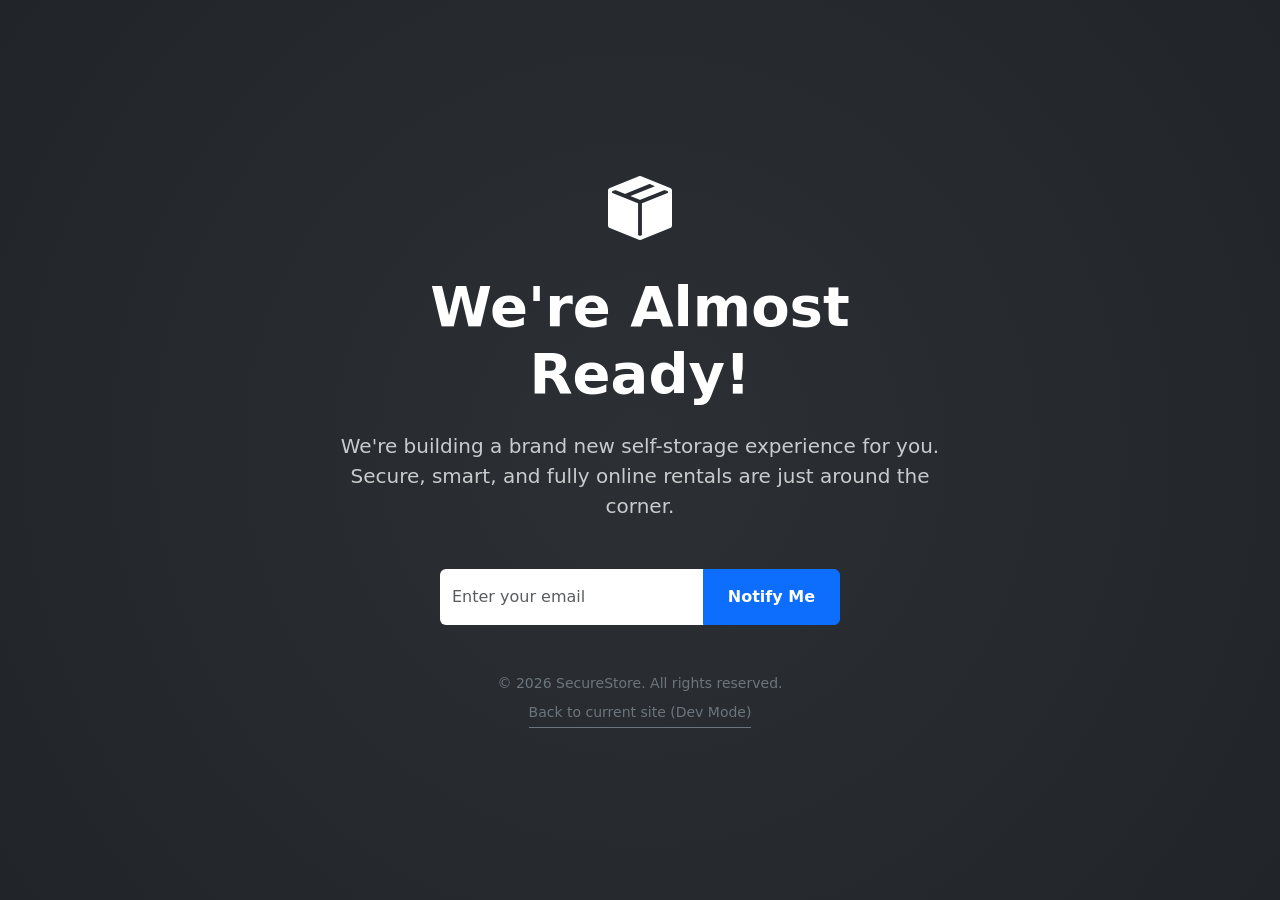
<file: coming-soon.html>
<!DOCTYPE html>
<html lang="en" data-bs-theme="light">

<head>
    <meta charset="UTF-8">
    <meta name="viewport" content="width=device-width, initial-scale=1.0">
    <title>Coming Soon - SecureStore</title>
    <link rel="icon" type="image/svg+xml" href="assets/images/favicon.svg">
    <link href="https://cdn.jsdelivr.net/npm/bootstrap@5.3.3/dist/css/bootstrap.min.css" rel="stylesheet">
    <link rel="stylesheet" href="https://cdn.jsdelivr.net/npm/bootstrap-icons@1.11.3/font/bootstrap-icons.min.css">
    <link rel="stylesheet" href="assets/css/style.css">
</head>

<body
    class="bg-dark text-white d-flex align-items-center justify-content-center min-vh-100 text-center overflow-hidden position-relative">

    <!-- Background Decoration -->
    <div class="position-absolute w-100 h-100"
        style="background: radial-gradient(circle at 50% 50%, #2c3035 0%, #212529 100%); z-index: -1;"></div>

    <div class="container position-relative z-1">
        <div class="row justify-content-center">
            <div class="col-lg-7">
                <div class="mb-4">
                    <i class="bi bi-box-seam-fill text-primary display-3"></i>
                </div>
                <h1 class="display-4 fw-bold mb-4">We're Almost Ready!</h1>
                <p class="lead opacity-75 mb-5">We're building a brand new self-storage experience for you. Secure,
                    smart, and fully online rentals are just around the corner.</p>

                <form class="mx-auto" style="max-width: 400px;">
                    <div class="input-group mb-3">
                        <input type="email" class="form-control py-3 border-0" placeholder="Enter your email"
                            aria-label="Enter your email">
                        <button class="btn btn-primary fw-bold px-4" type="button">Notify Me</button>
                    </div>
                </form>

                <div class="mt-5 small text-secondary">
                    &copy; 2026 SecureStore. All rights reserved. <br>
                    <a href="index.html"
                        class="text-secondary text-decoration-none border-bottom border-secondary pb-1 mt-2 d-inline-block">Back
                        to current site (Dev Mode)</a>
                </div>
            </div>
        </div>
    </div>

    <!-- Back to Top Button -->
    <button id="back-to-top" class="back-to-top" title="Back to Top" aria-label="Back to Top">
        <i class="bi bi-arrow-up"></i>
    </button>

    <script>
        // Back to Top Button Logic
        const backToTopBtn = document.getElementById('back-to-top');
        if (backToTopBtn) {
            window.addEventListener('scroll', () => {
                if (window.scrollY > 300) {
                    backToTopBtn.classList.add('visible');
                } else {
                    backToTopBtn.classList.remove('visible');
                }
            });
            backToTopBtn.addEventListener('click', () => {
                window.scrollTo({ top: 0, behavior: 'smooth' });
            });
        }
    </script>
</body>

</html>
</file>
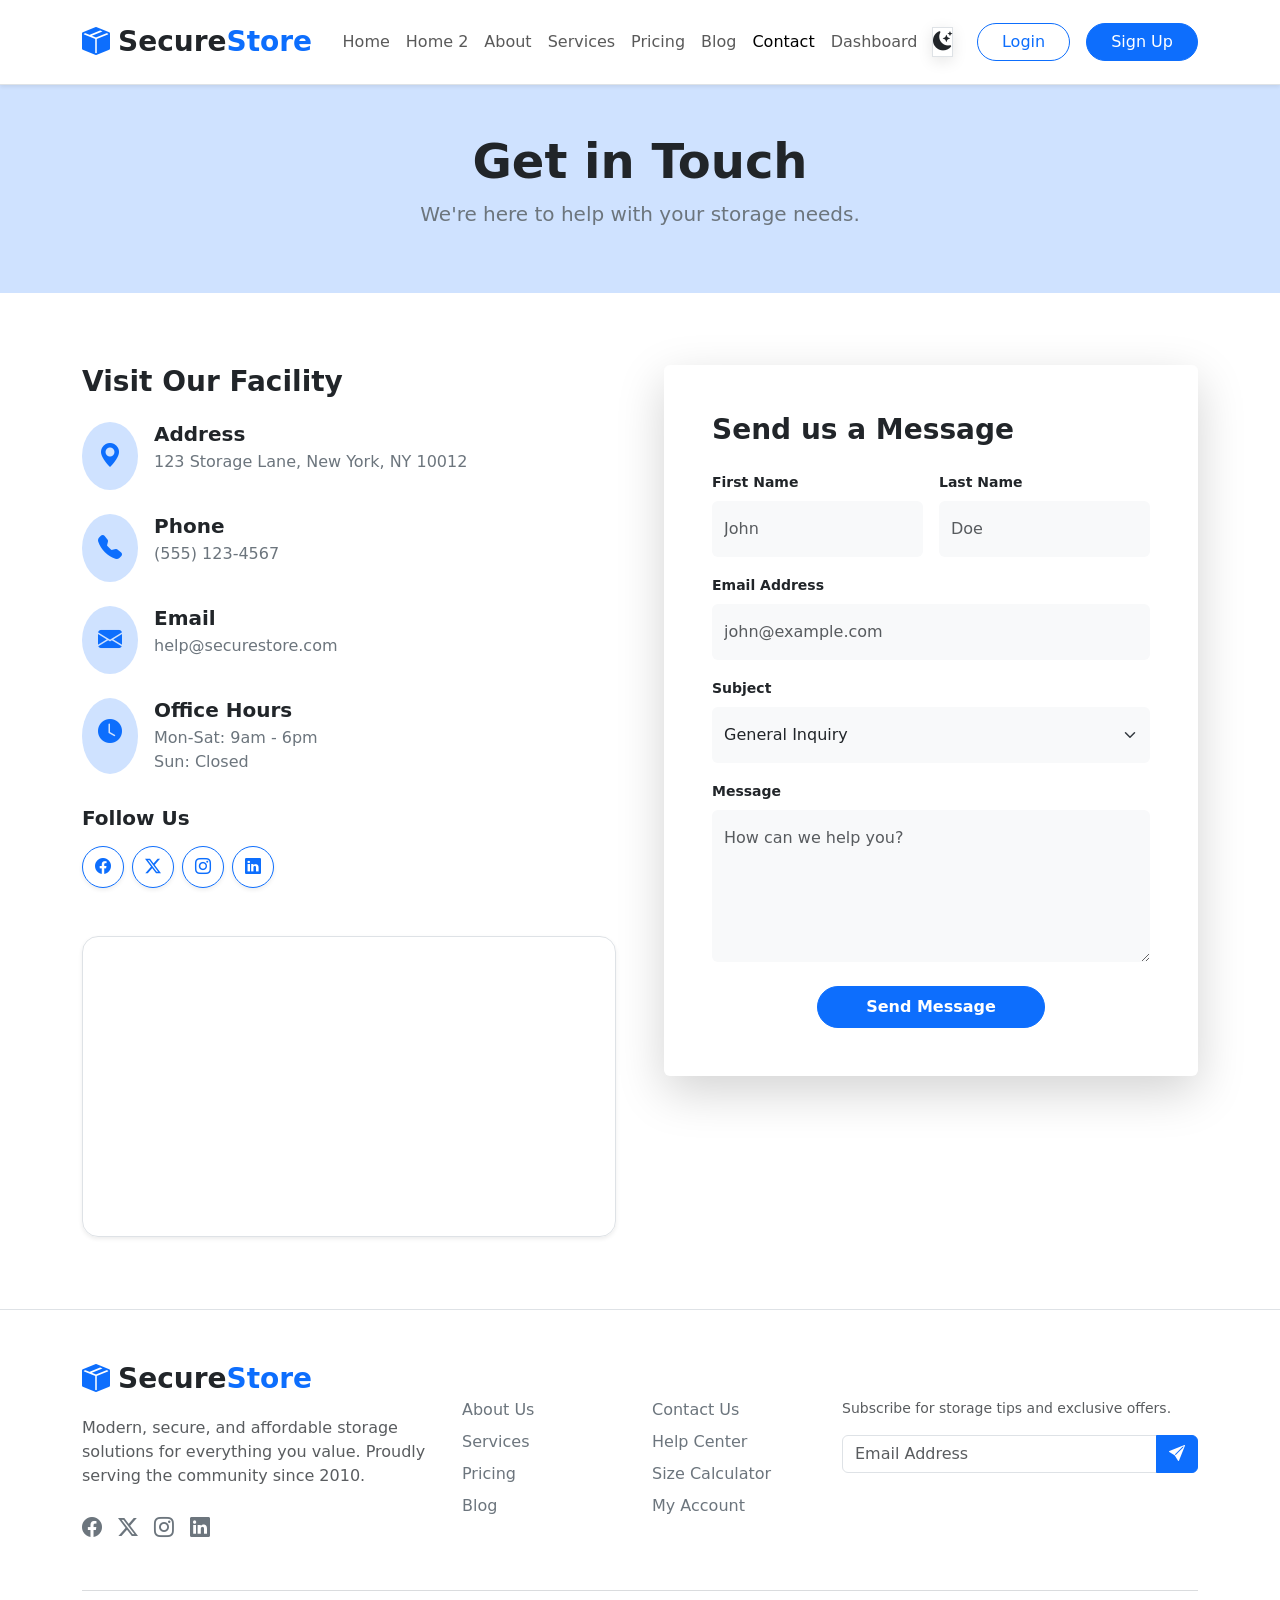
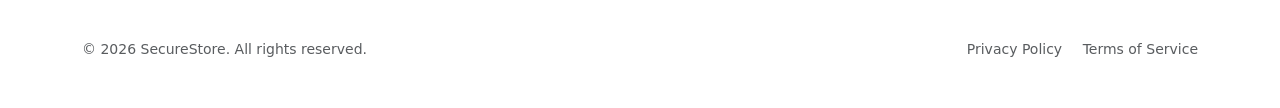
<file: contact.html>
<!DOCTYPE html>
<html lang="en" data-bs-theme="light">

<head>
    <meta charset="UTF-8">
    <meta name="viewport" content="width=device-width, initial-scale=1.0">
    <title>Contact Us - SecureStore</title>
    <link rel="icon" type="image/svg+xml" href="assets/images/favicon.svg">
    <link href="https://cdn.jsdelivr.net/npm/bootstrap@5.3.3/dist/css/bootstrap.min.css" rel="stylesheet">
    <link rel="stylesheet" href="https://cdn.jsdelivr.net/npm/bootstrap-icons@1.11.3/font/bootstrap-icons.min.css">
    <link rel="stylesheet" href="assets/css/style.css">
</head>

<body>

    <!-- Header -->
    <header class="sticky-top bg-body shadow-sm">
        <nav class="navbar navbar-expand-lg py-3">
            <div class="container">
                <a class="navbar-brand" href="index.html">
                    <i class="bi bi-box-seam-fill"></i>
                    <span>Secure<span class="text-primary">Store</span></span>
                </a>
                <button class="navbar-toggler" type="button" data-bs-toggle="offcanvas"
                    data-bs-target="#offcanvasNavbar">
                    <span class="navbar-toggler-icon"></span>
                </button>
                <div class="offcanvas offcanvas-end" id="offcanvasNavbar">
                    <div class="offcanvas-header bg-light">
                        <h5 class="offcanvas-title">Menu</h5>
                        <button type="button" class="btn-close" data-bs-dismiss="offcanvas"></button>
                    </div>
                    <div class="offcanvas-body">
                        <ul class="navbar-nav mx-auto mb-2 mb-lg-0 fw-medium">
                            <li class="nav-item"><a class="nav-link" href="index.html">Home</a></li>
                            <li class="nav-item"><a class="nav-link" href="home-2.html">Home 2</a></li>
                            <li class="nav-item"><a class="nav-link" href="about.html">About</a></li>
                            <li class="nav-item"><a class="nav-link" href="services.html">Services</a></li>
                            <li class="nav-item"><a class="nav-link" href="pricing.html">Pricing</a></li>
                            <li class="nav-item"><a class="nav-link" href="blog.html">Blog</a></li>
                            <li class="nav-item"><a class="nav-link active" href="contact.html">Contact</a></li>
                            <li class="nav-item"><a class="nav-link" href="dashboard.html">Dashboard</a></li>
                        </ul>
                        <div class="d-flex align-items-center gap-3 mt-3 mt-lg-0">
                            <div class="theme-toggle-btn text-body-secondary me-2" id="theme-toggle"><i
                                    class="bi bi-moon-stars-fill" id="theme-icon"></i></div>
                            <a href="login.html" class="btn btn-outline-primary px-4 rounded-pill">Login</a>
                            <a href="register.html" class="btn btn-primary px-4 rounded-pill">Sign Up</a>
                        </div>
                    </div>
                </div>
            </div>
        </nav>
    </header>

    <!-- Page Header -->
    <section class="bg-primary-subtle py-5">
        <div class="container text-center">
            <h1 class="fw-bold display-5">Get in Touch</h1>
            <p class="lead text-secondary">We're here to help with your storage needs.</p>
        </div>
    </section>

    <!-- Contact Content -->
    <section class="py-5">
        <div class="container py-4">
            <div class="row g-5">
                <!-- Info & Map -->
                <div class="col-lg-6">
                    <div class="mb-5">
                        <h3 class="fw-bold mb-4">Visit Our Facility</h3>
                        <div class="d-flex gap-3 mb-4">
                            <div class="bg-primary-subtle p-3 rounded-circle text-primary"><i
                                    class="bi bi-geo-alt-fill fs-4"></i></div>
                            <div>
                                <h5 class="fw-bold mb-1">Address</h5>
                                <p class="text-secondary mb-0">123 Storage Lane, <span class="d-inline-block">New York,
                                        NY 10012</span></p>
                            </div>
                        </div>
                        <div class="d-flex gap-3 mb-4">
                            <div class="bg-primary-subtle p-3 rounded-circle text-primary"><i
                                    class="bi bi-telephone-fill fs-4"></i></div>
                            <div>
                                <h5 class="fw-bold mb-1">Phone</h5>
                                <p class="text-secondary mb-0">(555) 123-4567</p>
                            </div>
                        </div>
                        <div class="d-flex gap-3 mb-4">
                            <div class="bg-primary-subtle p-3 rounded-circle text-primary"><i
                                    class="bi bi-envelope-fill fs-4"></i></div>
                            <div>
                                <h5 class="fw-bold mb-1">Email</h5>
                                <p class="text-secondary mb-0">help@securestore.com</p>
                            </div>
                        </div>
                        <div class="d-flex gap-3">
                            <div class="bg-primary-subtle p-3 rounded-circle text-primary"><i
                                    class="bi bi-clock-fill fs-4"></i></div>
                            <div>
                                <h5 class="fw-bold mb-1">Office Hours</h5>
                                <p class="text-secondary mb-0">Mon-Sat: 9am - 6pm<br>Sun: Closed</p>
                            </div>
                        </div>

                        <!-- Social Media Section -->
                        <div class="mt-4 pt-2">
                            <h5 class="fw-bold mb-3">Follow Us</h5>
                            <div class="d-flex gap-2">
                                <a href="#" class="btn btn-outline-primary theme-aware-social shadow-sm"
                                    title="Facebook">
                                    <i class="bi bi-facebook"></i>
                                </a>
                                <a href="#" class="btn btn-outline-primary theme-aware-social shadow-sm"
                                    title="Twitter">
                                    <i class="bi bi-twitter-x"></i>
                                </a>
                                <a href="#" class="btn btn-outline-primary theme-aware-social shadow-sm"
                                    title="Instagram">
                                    <i class="bi bi-instagram"></i>
                                </a>
                                <a href="#" class="btn btn-outline-primary theme-aware-social shadow-sm"
                                    title="LinkedIn">
                                    <i class="bi bi-linkedin"></i>
                                </a>
                            </div>
                        </div>
                    </div>

                    <!-- Map Embed -->
                    <div class="ratio ratio-16x9 rounded-4 overflow-hidden border shadow-sm">
                        <iframe
                            src="https://www.google.com/maps/embed?pb=!1m18!1m12!1m3!1d3022.183932822521!2d-73.98509798459418!3d40.74844454347716!2m3!1f0!2f0!3f0!3m2!1i1024!2i768!4f13.1!3m3!1m2!1s0x89c259a9b3117469%3A0xd134e199a405a163!2sEmpire%20State%20Building!5e0!3m2!1sen!2sus!4v1689234567890!5m2!1sen!2sus"
                            allowfullscreen="" loading="lazy"></iframe>
                    </div>
                </div>

                <!-- Form -->
                <div class="col-lg-6">
                    <div class="card border-0 shadow-lg p-4 p-md-5 contact-form-card">
                        <h3 class="fw-bold mb-4">Send us a Message</h3>
                        <form>
                            <div class="row g-3">
                                <div class="col-md-6">
                                    <label class="form-label small fw-bold">First Name</label>
                                    <input type="text" class="form-control bg-light border-0 py-3" placeholder="John">
                                </div>
                                <div class="col-md-6">
                                    <label class="form-label small fw-bold">Last Name</label>
                                    <input type="text" class="form-control bg-light border-0 py-3" placeholder="Doe">
                                </div>
                                <div class="col-12">
                                    <label class="form-label small fw-bold">Email Address</label>
                                    <input type="email" class="form-control bg-light border-0 py-3"
                                        placeholder="john@example.com">
                                </div>
                                <div class="col-12">
                                    <label class="form-label small fw-bold">Subject</label>
                                    <select class="form-select bg-light border-0 py-3">
                                        <option>General Inquiry</option>
                                        <option>Rental Question</option>
                                        <option>Billing Support</option>
                                    </select>
                                </div>
                                <div class="col-12">
                                    <label class="form-label small fw-bold">Message</label>
                                    <textarea class="form-control bg-light border-0 py-3" rows="5"
                                        placeholder="How can we help you?"></textarea>
                                </div>
                                <div class="col-12 mt-4 text-center">
                                    <button class="btn btn-primary py-2 px-5 fw-bold rounded-pill">Send
                                        Message</button>
                                </div>
                            </div>
                        </form>
                    </div>
                </div>
            </div>
        </div>
    </section>

    <!-- Footer -->
    <footer class="py-5 bg-dark text-white">
        <div class="container">
            <div class="row g-4">
                <div class="col-lg-4 mb-4 mb-lg-0">
                    <a class="footer-brand mb-3" href="index.html">
                        <i class="bi bi-box-seam-fill"></i>
                        <span>Secure<span class="text-primary">Store</span></span>
                    </a>
                    <p class="text-muted">Modern, secure, and affordable storage solutions for everything you value.
                        Proudly serving the community since 2010.</p>
                    <div class="d-flex gap-3 mt-4">
                        <a href="#" class="fs-5"><i class="bi bi-facebook"></i></a>
                        <a href="#" class="fs-5"><i class="bi bi-twitter-x"></i></a>
                        <a href="#" class="fs-5"><i class="bi bi-instagram"></i></a>
                        <a href="#" class="fs-5"><i class="bi bi-linkedin"></i></a>
                    </div>
                </div>
                <div class="col-6 col-lg-2">
                    <h5 class="fw-bold mb-3 text-white">Company</h5>
                    <ul class="list-unstyled d-flex flex-column gap-2">
                        <li><a href="about.html">About Us</a></li>
                        <li><a href="services.html">Services</a></li>
                        <li><a href="pricing.html">Pricing</a></li>
                        <li><a href="blog.html">Blog</a></li>
                    </ul>
                </div>
                <div class="col-6 col-lg-2">
                    <h5 class="fw-bold mb-3 text-white">Support</h5>
                    <ul class="list-unstyled d-flex flex-column gap-2">
                        <li><a href="contact.html">Contact Us</a></li>
                        <li><a href="#">Help Center</a></li>
                        <li><a href="#">Size Calculator</a></li>
                        <li><a href="login.html">My Account</a></li>
                    </ul>
                </div>
                <div class="col-lg-4">
                    <h5 class="fw-bold mb-3 text-white">Newsletter</h5>
                    <p class="text-muted small">Subscribe for storage tips and exclusive offers.</p>
                    <div class="input-group mb-3">
                        <input type="text" class="form-control" placeholder="Email Address" aria-label="Email Address">
                        <button class="btn btn-primary" type="button"><i class="bi bi-send-fill"></i></button>
                    </div>
                </div>
            </div>
            <hr class="border-secondary my-5">
            <div class="row align-items-center">
                <div class="col-md-6 text-center text-md-start text-muted small">
                    &copy; 2026 SecureStore. All rights reserved.
                </div>
                <div class="col-md-6 text-center text-md-end text-muted small">
                    <a href="#" class="text-muted me-3">Privacy Policy</a>
                    <a href="#" class="text-muted">Terms of Service</a>
                </div>
            </div>
        </div>
    </footer>

    <script src="https://cdn.jsdelivr.net/npm/bootstrap@5.3.3/dist/js/bootstrap.bundle.min.js"></script>
    <script src="assets/js/main.js"></script>

    <!-- Back to Top Button -->
    <button id="back-to-top" class="back-to-top" title="Back to Top" aria-label="Back to Top">
        <i class="bi bi-arrow-up"></i>
    </button>
</body>

</html>
</file>
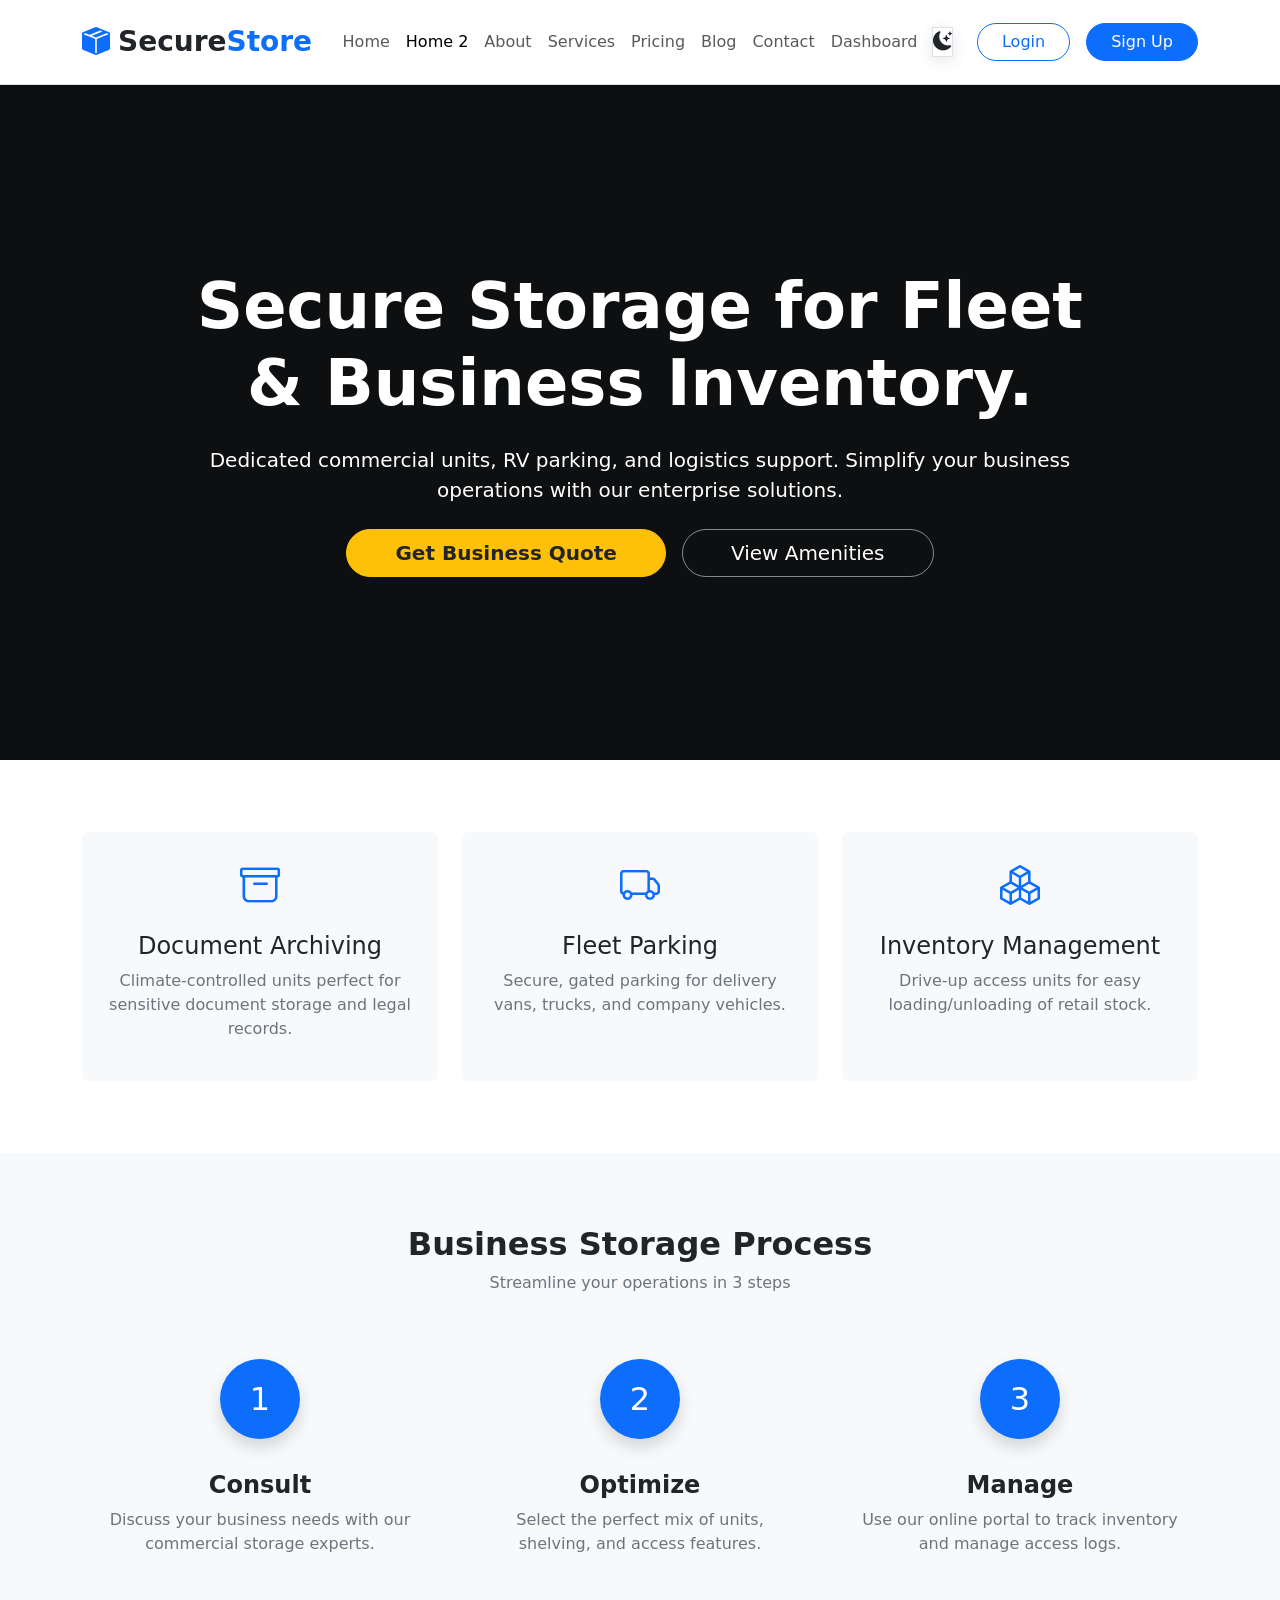
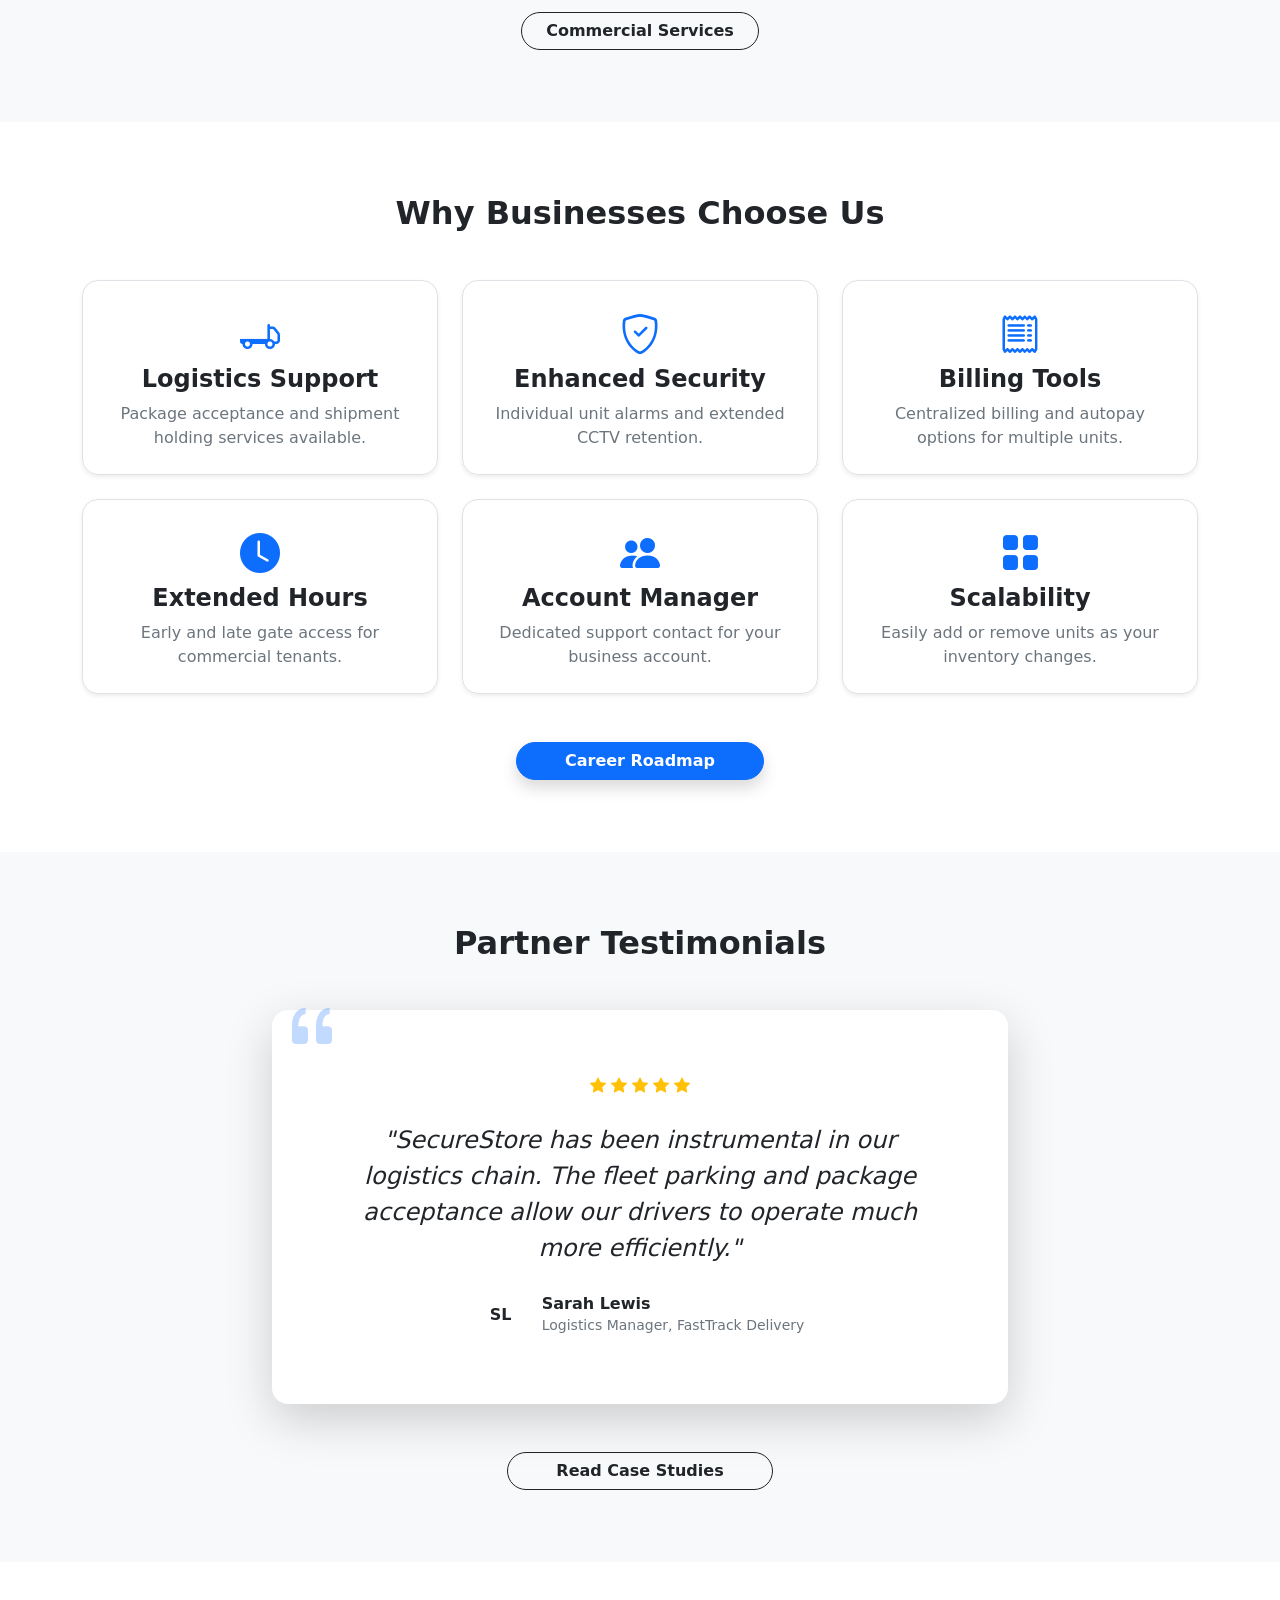
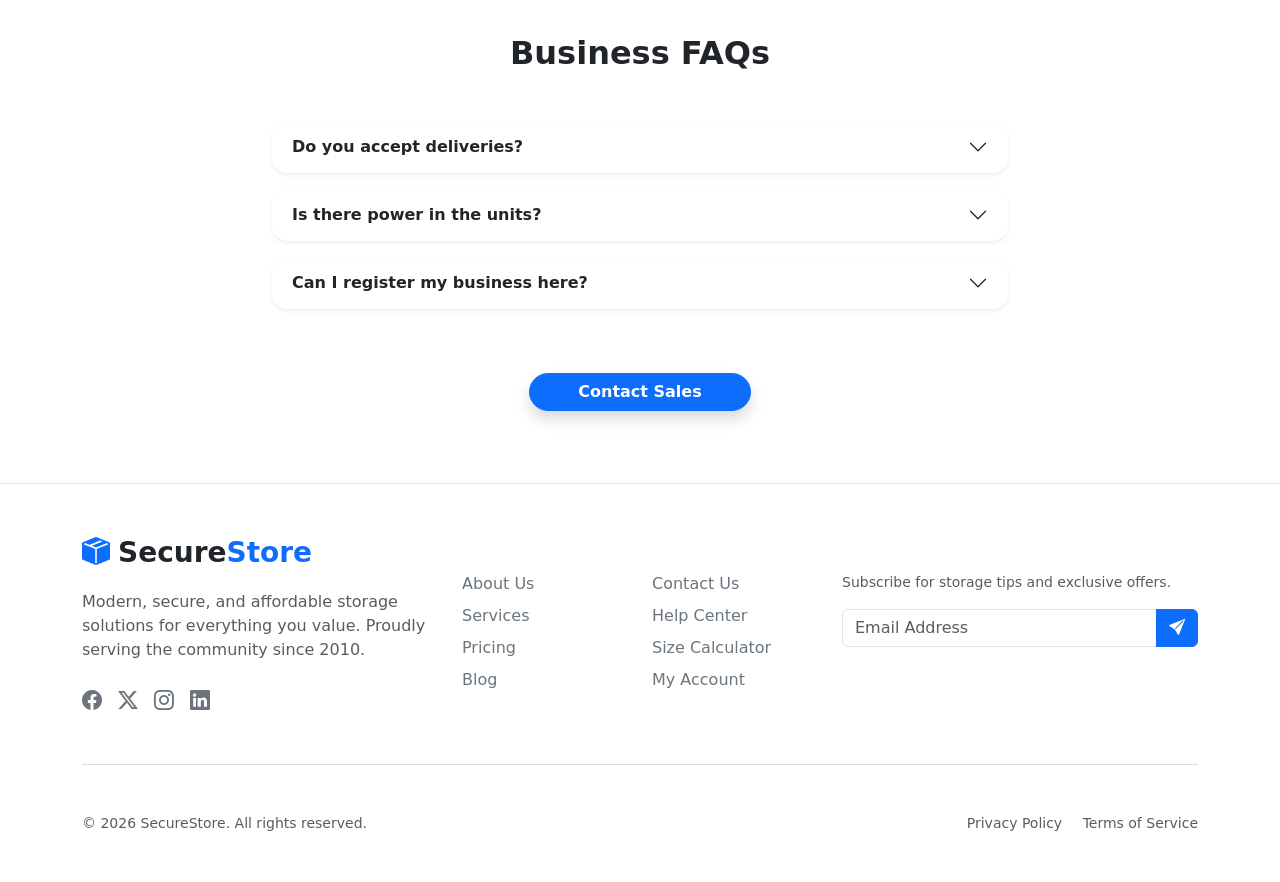
<file: home-2.html>
<!DOCTYPE html>
<html lang="en" data-bs-theme="light">

<head>
    <meta charset="UTF-8">
    <meta name="viewport" content="width=device-width, initial-scale=1.0">
    <title>Business & Vehicle Storage - SecureStore</title>
    <link rel="icon" type="image/svg+xml" href="assets/images/favicon.svg">
    <link href="https://cdn.jsdelivr.net/npm/bootstrap@5.3.3/dist/css/bootstrap.min.css" rel="stylesheet">
    <link rel="stylesheet" href="https://cdn.jsdelivr.net/npm/bootstrap-icons@1.11.3/font/bootstrap-icons.min.css">
    <link rel="stylesheet" href="assets/css/style.css">
</head>

<body>

    <!-- Header (Consistent) -->
    <header class="sticky-top bg-body shadow-sm">
        <nav class="navbar navbar-expand-lg py-3">
            <div class="container">
                <a class="navbar-brand" href="index.html">
                    <i class="bi bi-box-seam-fill"></i>
                    <span>Secure<span class="text-primary">Store</span></span>
                </a>
                <button class="navbar-toggler" type="button" data-bs-toggle="offcanvas"
                    data-bs-target="#offcanvasNavbar">
                    <span class="navbar-toggler-icon"></span>
                </button>
                <div class="offcanvas offcanvas-end" id="offcanvasNavbar">
                    <div class="offcanvas-header bg-light">
                        <h5 class="offcanvas-title">Menu</h5>
                        <button type="button" class="btn-close" data-bs-dismiss="offcanvas"></button>
                    </div>
                    <div class="offcanvas-body">
                        <ul class="navbar-nav mx-auto mb-2 mb-lg-0 fw-medium">
                            <li class="nav-item"><a class="nav-link" href="index.html">Home</a></li>
                            <li class="nav-item"><a class="nav-link active" href="home-2.html">Home 2</a></li>
                            <li class="nav-item"><a class="nav-link" href="about.html">About</a></li>
                            <li class="nav-item"><a class="nav-link" href="services.html">Services</a></li>
                            <li class="nav-item"><a class="nav-link" href="pricing.html">Pricing</a></li>
                            <li class="nav-item"><a class="nav-link" href="blog.html">Blog</a></li>
                            <li class="nav-item"><a class="nav-link" href="contact.html">Contact</a></li>
                            <li class="nav-item"><a class="nav-link" href="dashboard.html">Dashboard</a></li>
                        </ul>
                        <div class="d-flex align-items-center gap-3 mt-3 mt-lg-0">
                            <div class="theme-toggle-btn text-body-secondary me-2" id="theme-toggle"><i
                                    class="bi bi-moon-stars-fill" id="theme-icon"></i></div>
                            <a href="login.html" class="btn btn-outline-primary px-4 rounded-pill">Login</a>
                            <a href="register.html" class="btn btn-primary px-4 rounded-pill">Sign Up</a>
                        </div>
                    </div>
                </div>
            </div>
        </nav>
    </header>

    <!-- Niche Hero Section -->
    <section
        class="hero py-5 bg-dark text-white d-flex align-items-center position-relative overflow-hidden hero-home-2"
        style="min-height: 75vh; background-image: url('https://images.unsplash.com/photo-1586528116311-ad8dd3c8310d?auto=format&fit=crop&q=80&w=2000'); background-size: cover; background-position: center;">
        <!-- Abstract Bg Overlay -->
        <div class="position-absolute top-0 start-0 w-100 h-100"
            style="background: linear-gradient(rgba(0, 0, 0, 0.6), rgba(0, 0, 0, 0.6)); z-index: 1;"></div>

        <div class="container position-relative" style="z-index: 2;">
            <div class="row justify-content-center">
                <div class="col-lg-10 text-center">
                    <h1 class="display-3 fw-bold mb-4">Secure Storage for Fleet & Business Inventory.</h1>
                    <p class="lead mb-4 text-white opacity-100">Dedicated commercial units, RV parking, and logistics
                        support.
                        Simplify your business operations with our enterprise solutions.</p>
                    <div class="d-flex gap-3 justify-content-center">
                        <a href="contact.html" class="btn btn-secondary btn-lg px-5 rounded-pill fw-bold text-dark">Get
                            Business Quote</a>
                        <a href="services.html" class="btn btn-outline-light btn-lg px-5 rounded-pill">View
                            Amenities</a>
                    </div>
                </div>
            </div>
        </div>
    </section>

    <!-- Business Features -->
    <section class="py-5">
        <div class="container py-4">
            <div class="row g-4 justify-content-center">
                <div class="col-lg-4 col-md-6">
                    <div class="card h-100 bg-light border-0 p-4 text-center">
                        <i class="bi bi-archive fs-1 text-primary mb-3"></i>
                        <h4>Document Archiving</h4>
                        <p class="text-secondary">Climate-controlled units perfect for sensitive document storage and
                            legal records.</p>
                    </div>
                </div>
                <div class="col-lg-4 col-md-6">
                    <div class="card h-100 bg-light border-0 p-4 text-center">
                        <i class="bi bi-truck fs-1 text-primary mb-3"></i>
                        <h4>Fleet Parking</h4>
                        <p class="text-secondary">Secure, gated parking for delivery vans, trucks, and company vehicles.
                        </p>
                    </div>
                </div>
                <div class="col-lg-4 col-md-6">
                    <div class="card h-100 bg-light border-0 p-4 text-center">
                        <i class="bi bi-boxes fs-1 text-primary mb-3"></i>
                        <h4>Inventory Management</h4>
                        <p class="text-secondary">Drive-up access units for easy loading/unloading of retail stock.</p>
                    </div>
                </div>
            </div>
        </div>
    </section>

    </section>

    <!-- [NEW SECTION 1] How It Works -->
    <section class="py-5 bg-light position-relative">
        <div class="container py-4 text-center">
            <h2 class="fw-bold mb-2">Business Storage Process</h2>
            <p class="text-secondary mb-5">Streamline your operations in 3 steps</p>

            <div class="row g-4 justify-content-center position-relative">
                <!-- Step 1 -->
                <div class="col-md-4">
                    <div class="card border-0 h-100 bg-transparent">
                        <div class="card-body">
                            <div class="mb-3 d-inline-flex align-items-center justify-content-center bg-primary text-white rounded-circle shadow"
                                style="width: 80px; height: 80px; font-size: 2rem;">
                                1
                            </div>
                            <h4 class="fw-bold mt-3">Consult</h4>
                            <p class="text-secondary">Discuss your business needs with our commercial storage experts.
                            </p>
                        </div>
                    </div>
                </div>
                <!-- Step 2 -->
                <div class="col-md-4">
                    <div class="card border-0 h-100 bg-transparent">
                        <div class="card-body">
                            <div class="mb-3 d-inline-flex align-items-center justify-content-center bg-primary text-white rounded-circle shadow"
                                style="width: 80px; height: 80px; font-size: 2rem;">
                                2
                            </div>
                            <h4 class="fw-bold mt-3">Optimize</h4>
                            <p class="text-secondary">Select the perfect mix of units, shelving, and access features.
                            </p>
                        </div>
                    </div>
                </div>
                <!-- Step 3 -->
                <div class="col-md-4">
                    <div class="card border-0 h-100 bg-transparent">
                        <div class="card-body">
                            <div class="mb-3 d-inline-flex align-items-center justify-content-center bg-primary text-white rounded-circle shadow"
                                style="width: 80px; height: 80px; font-size: 2rem;">
                                3
                            </div>
                            <h4 class="fw-bold mt-3">Manage</h4>
                            <p class="text-secondary">Use our online portal to track inventory and manage access logs.
                            </p>
                        </div>
                    </div>
                </div>
            </div>

            <div class="mt-4">
                <a href="services.html" class="btn btn-outline-dark rounded-pill px-4 fw-bold">Commercial Services</a>
            </div>
        </div>
    </section>

    <!-- [NEW SECTION 2] Why Choose Us - Grid Layout -->
    <section class="py-5">
        <div class="container py-4 text-center">
            <h2 class="fw-bold mb-5">Why Businesses Choose Us</h2>
            <div class="row g-4">
                <div class="col-lg-4 col-md-6">
                    <div class="p-4 border rounded-4 h-100 shadow-sm hover-lift transition-all">
                        <i class="bi bi-truck-flatbed fs-1 text-primary mb-3"></i>
                        <h4 class="fw-bold">Logistics Support</h4>
                        <p class="text-secondary mb-0">Package acceptance and shipment holding services available.</p>
                    </div>
                </div>
                <div class="col-lg-4 col-md-6">
                    <div class="p-4 border rounded-4 h-100 shadow-sm hover-lift transition-all">
                        <i class="bi bi-shield-check fs-1 text-primary mb-3"></i>
                        <h4 class="fw-bold">Enhanced Security</h4>
                        <p class="text-secondary mb-0">Individual unit alarms and extended CCTV retention.</p>
                    </div>
                </div>
                <div class="col-lg-4 col-md-6">
                    <div class="p-4 border rounded-4 h-100 shadow-sm hover-lift transition-all">
                        <i class="bi bi-receipt fs-1 text-primary mb-3"></i>
                        <h4 class="fw-bold">Billing Tools</h4>
                        <p class="text-secondary mb-0">Centralized billing and autopay options for multiple units.</p>
                    </div>
                </div>
                <div class="col-lg-4 col-md-6">
                    <div class="p-4 border rounded-4 h-100 shadow-sm hover-lift transition-all">
                        <i class="bi bi-clock-fill fs-1 text-primary mb-3"></i>
                        <h4 class="fw-bold">Extended Hours</h4>
                        <p class="text-secondary mb-0">Early and late gate access for commercial tenants.</p>
                    </div>
                </div>
                <div class="col-lg-4 col-md-6">
                    <div class="p-4 border rounded-4 h-100 shadow-sm hover-lift transition-all">
                        <i class="bi bi-people-fill fs-1 text-primary mb-3"></i>
                        <h4 class="fw-bold">Account Manager</h4>
                        <p class="text-secondary mb-0">Dedicated support contact for your business account.</p>
                    </div>
                </div>
                <div class="col-lg-4 col-md-6">
                    <div class="p-4 border rounded-4 h-100 shadow-sm hover-lift transition-all">
                        <i class="bi bi-grid-fill fs-1 text-primary mb-3"></i>
                        <h4 class="fw-bold">Scalability</h4>
                        <p class="text-secondary mb-0">Easily add or remove units as your inventory changes.</p>
                    </div>
                </div>
            </div>
            <div class="mt-5">
                <button class="btn btn-primary rounded-pill px-5 fw-bold shadow">Career Roadmap</button>
            </div>
        </div>
    </section>

    <!-- [NEW SECTION 3] Testimonials -->
    <section class="py-5 bg-light">
        <div class="container py-4 text-center">
            <h2 class="fw-bold mb-5">Partner Testimonials</h2>
            <div class="row justify-content-center">
                <div class="col-lg-8">
                    <div class="card border-0 shadow-lg p-5 rounded-4 position-relative">
                        <i class="bi bi-quote position-absolute top-0 start-0 translate-middle text-primary opacity-25"
                            style="font-size: 4rem; left: 40px !important; top: 20px !important;"></i>
                        <div class="card-body">
                            <div class="mb-4">
                                <i class="bi bi-star-fill text-warning"></i>
                                <i class="bi bi-star-fill text-warning"></i>
                                <i class="bi bi-star-fill text-warning"></i>
                                <i class="bi bi-star-fill text-warning"></i>
                                <i class="bi bi-star-fill text-warning"></i>
                            </div>
                            <h4 class="fst-italic mb-4 lh-base">"SecureStore has been instrumental in our logistics
                                chain. The fleet parking and package acceptance allow our drivers to operate much more
                                efficiently."</h4>
                            <div class="d-flex align-items-center justify-content-center gap-3">
                                <div class="bg-dark rounded-circle p-2 text-white fw-bold d-flex align-items-center justify-content-center"
                                    style="width: 50px; height: 50px;">SL</div>
                                <div class="text-start">
                                    <h6 class="fw-bold mb-0">Sarah Lewis</h6>
                                    <small class="text-secondary">Logistics Manager, FastTrack Delivery</small>
                                </div>
                            </div>
                        </div>
                    </div>
                </div>
            </div>
            <div class="mt-5">
                <a href="#" class="btn btn-outline-dark rounded-pill px-5 fw-bold">Read Case Studies</a>
            </div>
        </div>
    </section>

    <!-- [NEW SECTION 4] FAQs -->
    <section class="py-5">
        <div class="container py-4 text-center">
            <h2 class="fw-bold mb-5">Business FAQs</h2>
            <div class="row justify-content-center">
                <div class="col-lg-8">
                    <div class="accordion" id="faqAccordionBusiness">
                        <div class="accordion-item border-0 shadow-sm mb-3 rounded-4 overflow-hidden">
                            <h2 class="accordion-header">
                                <button class="accordion-button fw-bold collapsed" type="button"
                                    data-bs-toggle="collapse" data-bs-target="#faqB1">
                                    Do you accept deliveries?
                                </button>
                            </h2>
                            <div id="faqB1" class="accordion-collapse collapse" data-bs-parent="#faqAccordionBusiness">
                                <div class="accordion-body text-secondary text-start">
                                    Yes, we can accept deliveries on your behalf during office hours and hold them in a
                                    secure holding area or place them directly in your unit (with permission).
                                </div>
                            </div>
                        </div>
                        <div class="accordion-item border-0 shadow-sm mb-3 rounded-4 overflow-hidden">
                            <h2 class="accordion-header">
                                <button class="accordion-button fw-bold collapsed" type="button"
                                    data-bs-toggle="collapse" data-bs-target="#faqB2">
                                    Is there power in the units?
                                </button>
                            </h2>
                            <div id="faqB2" class="accordion-collapse collapse" data-bs-parent="#faqAccordionBusiness">
                                <div class="accordion-body text-secondary text-start">
                                    Select commercial units are equipped with standard electrical outlets for light use
                                    (charging tools, lighting). Please inquire about availability.
                                </div>
                            </div>
                        </div>
                        <div class="accordion-item border-0 shadow-sm mb-3 rounded-4 overflow-hidden">
                            <h2 class="accordion-header">
                                <button class="accordion-button fw-bold collapsed" type="button"
                                    data-bs-toggle="collapse" data-bs-target="#faqB3">
                                    Can I register my business here?
                                </button>
                            </h2>
                            <div id="faqB3" class="accordion-collapse collapse" data-bs-parent="#faqAccordionBusiness">
                                <div class="accordion-body text-secondary text-start">
                                    We do not allow businesses to use our address as their primary registered business
                                    address, but you can use it for shipping and logistics purposes.
                                </div>
                            </div>
                        </div>
                    </div>
                </div>
            </div>
            <div class="mt-5">
                <a href="contact.html" class="btn btn-primary rounded-pill px-5 fw-bold shadow">Contact Sales</a>
            </div>
        </div>
    </section>
    <footer class="py-5 bg-dark text-white">
        <div class="container">
            <div class="row g-4">
                <div class="col-lg-4 mb-4 mb-lg-0">
                    <a class="footer-brand mb-3" href="index.html">
                        <i class="bi bi-box-seam-fill"></i>
                        <span>Secure<span class="text-primary">Store</span></span>
                    </a>
                    <p class="text-muted">Modern, secure, and affordable storage solutions for everything you value.
                        Proudly serving the community since 2010.</p>
                    <div class="d-flex gap-3 mt-4">
                        <a href="#" class="fs-5"><i class="bi bi-facebook"></i></a>
                        <a href="#" class="fs-5"><i class="bi bi-twitter-x"></i></a>
                        <a href="#" class="fs-5"><i class="bi bi-instagram"></i></a>
                        <a href="#" class="fs-5"><i class="bi bi-linkedin"></i></a>
                    </div>
                </div>
                <div class="col-6 col-lg-2">
                    <h5 class="fw-bold mb-3 text-white">Company</h5>
                    <ul class="list-unstyled d-flex flex-column gap-2">
                        <li><a href="about.html">About Us</a></li>
                        <li><a href="services.html">Services</a></li>
                        <li><a href="pricing.html">Pricing</a></li>
                        <li><a href="blog.html">Blog</a></li>
                    </ul>
                </div>
                <div class="col-6 col-lg-2">
                    <h5 class="fw-bold mb-3 text-white">Support</h5>
                    <ul class="list-unstyled d-flex flex-column gap-2">
                        <li><a href="contact.html">Contact Us</a></li>
                        <li><a href="#">Help Center</a></li>
                        <li><a href="#">Size Calculator</a></li>
                        <li><a href="login.html">My Account</a></li>
                    </ul>
                </div>
                <div class="col-lg-4">
                    <h5 class="fw-bold mb-3 text-white">Newsletter</h5>
                    <p class="text-muted small">Subscribe for storage tips and exclusive offers.</p>
                    <div class="input-group mb-3">
                        <input type="text" class="form-control" placeholder="Email Address" aria-label="Email Address">
                        <button class="btn btn-primary" type="button"><i class="bi bi-send-fill"></i></button>
                    </div>
                </div>
            </div>
            <hr class="border-secondary my-5">
            <div class="row align-items-center">
                <div class="col-md-6 text-center text-md-start text-muted small">
                    &copy; 2026 SecureStore. All rights reserved.
                </div>
                <div class="col-md-6 text-center text-md-end text-muted small">
                    <a href="#" class="text-muted me-3">Privacy Policy</a>
                    <a href="#" class="text-muted">Terms of Service</a>
                </div>
            </div>
        </div>
    </footer>

    <script src="https://cdn.jsdelivr.net/npm/bootstrap@5.3.3/dist/js/bootstrap.bundle.min.js"></script>
    <script src="assets/js/main.js"></script>

    <!-- Back to Top Button -->
    <button id="back-to-top" class="back-to-top" title="Back to Top" aria-label="Back to Top">
        <i class="bi bi-arrow-up"></i>
    </button>
</body>

</html>
</file>
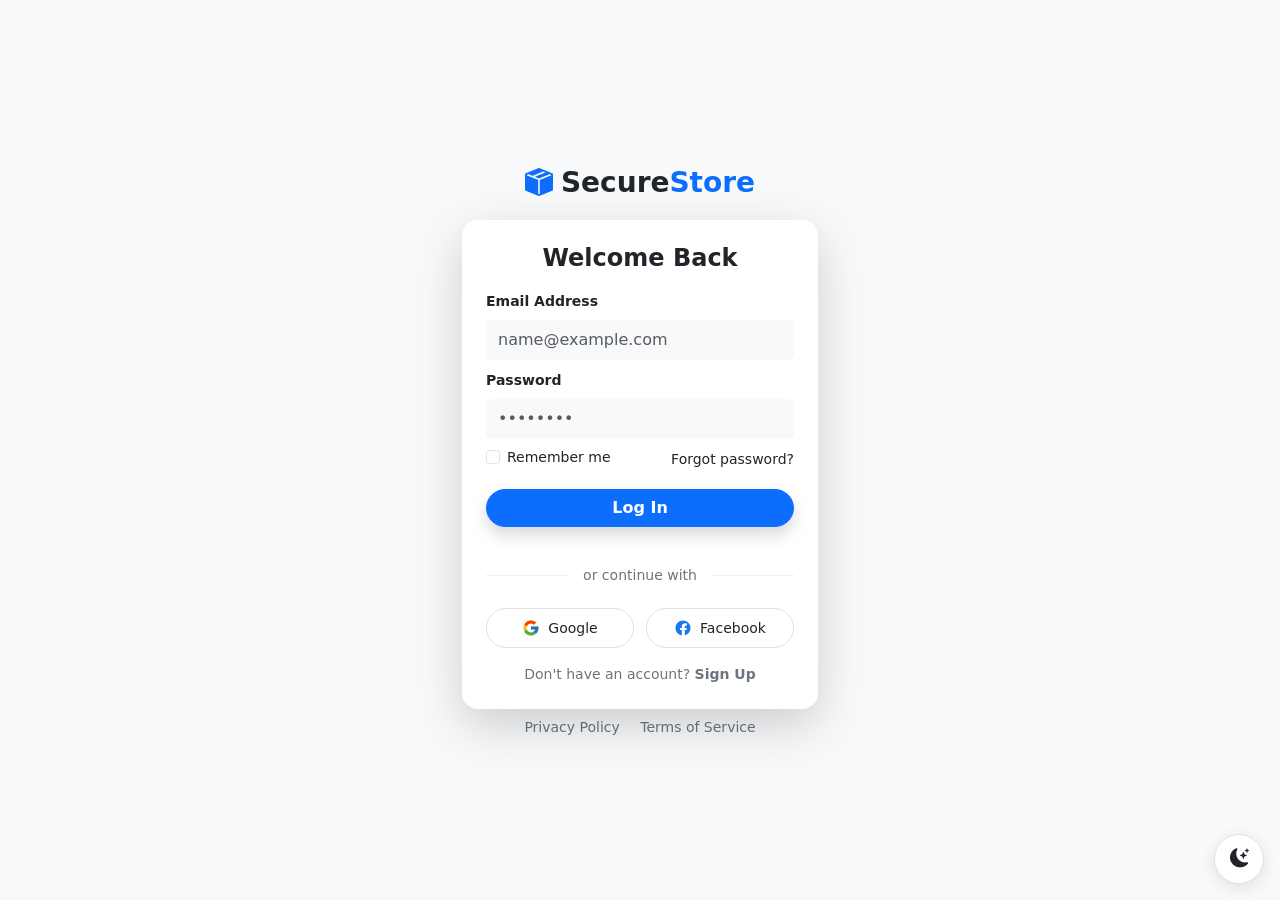
<file: login.html>
<!DOCTYPE html>
<html lang="en" data-bs-theme="light">

<head>
    <meta charset="UTF-8">
    <meta name="viewport" content="width=device-width, initial-scale=1.0">
    <title>Login - SecureStore</title>
    <link rel="icon" type="image/svg+xml" href="assets/images/favicon.svg">
    <link href="https://cdn.jsdelivr.net/npm/bootstrap@5.3.3/dist/css/bootstrap.min.css" rel="stylesheet">
    <link rel="stylesheet" href="https://cdn.jsdelivr.net/npm/bootstrap-icons@1.11.3/font/bootstrap-icons.min.css">
    <link rel="stylesheet" href="assets/css/style.css">
</head>

<body class="bg-light">

    <div class="container d-flex flex-column min-vh-100 justify-content-center py-4">
        <div class="row justify-content-center">
            <div class="col-md-5 col-lg-4">

                <!-- Logo -->
                <div class="text-center mb-3">
                    <a class="brand-logo justify-content-center" href="index.html">
                        <i class="bi bi-box-seam-fill"></i>
                        <span>Secure<span class="text-primary">Store</span></span>
                    </a>
                </div>

                <!-- Login Card -->
                <div class="card border-0 shadow-lg rounded-4">
                    <div class="card-body p-4">
                        <h4 class="fw-bold mb-3 text-center">Welcome Back</h4>

                        <form action="dashboard.html">
                            <div class="mb-2">
                                <label class="form-label small fw-bold">Email Address</label>
                                <input type="email" class="form-control bg-light border-0 py-2"
                                    placeholder="name@example.com" required>
                            </div>
                            <div class="mb-2">
                                <label class="form-label small fw-bold">Password</label>
                                <input type="password" class="form-control bg-light border-0 py-2"
                                    placeholder="••••••••" required>
                            </div>
                            <div class="d-flex justify-content-between align-items-center mb-3 small">
                                <div class="form-check">
                                    <input class="form-check-input" type="checkbox" id="rememberMe">
                                    <label class="form-check-label" for="rememberMe">Remember me</label>
                                </div>
                                <a href="#" class="text-decoration-none">Forgot password?</a>
                            </div>

                            <button type="submit"
                                class="btn btn-primary w-100 py-2.5 rounded-pill fw-bold mb-3 shadow">Log In</button>

                            <!-- Divider -->
                            <div class="divider-text my-3">
                                <hr>
                                <span>or continue with</span>
                                <hr>
                            </div>

                            <!-- Social Login Buttons -->
                            <div class="social-login-buttons mb-3">
                                <!-- Google -->
                                <button type="button" class="social-login-btn">
                                    <svg xmlns="http://www.w3.org/2000/svg" width="18" height="18" viewBox="0 0 48 48">
                                        <path fill="#FFC107"
                                            d="M43.611,20.083H42V20H24v8h11.303c-1.649,4.657-6.08,8-11.303,8c-6.627,0-12-5.373-12-12c0-6.627,5.373-12,12-12c3.059,0,5.842,1.154,7.961,3.039l5.657-5.657C34.046,6.053,29.268,4,24,4C12.955,4,4,12.955,4,24c0,11.045,8.955,20,20,20c11.045,0,20-8.955,20-20C44,22.659,43.862,21.35,43.611,20.083z" />
                                        <path fill="#FF3D00"
                                            d="M6.306,14.691l6.571,4.819C14.655,15.108,18.961,12,24,12c3.059,0,5.842,1.154,7.961,3.039l5.657-5.657C34.046,6.053,29.268,4,24,4C16.318,4,9.656,8.337,6.306,14.691z" />
                                        <path fill="#4CAF50"
                                            d="M24,44c5.166,0,9.86-1.977,13.409-5.192l-6.19-5.238C29.211,35.091,26.715,36,24,36c-5.202,0-9.619-3.317-11.283-7.946l-6.522,5.025C9.505,39.556,16.227,44,24,44z" />
                                        <path fill="#1976D2"
                                            d="M43.611,20.083H42V20H24v8h11.303c-0.792,2.237-2.231,4.166-4.087,5.571c0.001-0.001,0.002-0.001,0.003-0.002l6.19,5.238C36.971,39.205,44,34,44,24C44,22.659,43.862,21.35,43.611,20.083z" />
                                    </svg>
                                    <span>Google</span>
                                </button>

                                <!-- Facebook -->
                                <button type="button" class="social-login-btn">
                                    <svg xmlns="http://www.w3.org/2000/svg" width="18" height="18" viewBox="0 0 48 48">
                                        <path fill="#1877F2"
                                            d="M24 4C12.954 4 4 12.954 4 24c0 9.983 7.314 18.257 16.875 19.757V29.625h-5.078V24h5.078v-4.297c0-5.016 2.988-7.781 7.555-7.781 2.188 0 4.477.39 4.477.39v4.922h-2.523c-2.484 0-3.259 1.543-3.259 3.125V24h5.547l-.887 5.625h-4.66v14.132C36.686 42.257 44 33.983 44 24c0-11.046-8.954-20-20-20z" />
                                        <path fill="#fff"
                                            d="M33.113 29.625l.887-5.625h-5.547v-3.641c0-1.582.775-3.125 3.259-3.125h2.523v-4.922s-2.289-.39-4.477-.39c-4.567 0-7.555 2.765-7.555 7.781V24h-5.078v5.625h5.078v14.132c1.02.16 2.062.243 3.125.243s2.105-.083 3.125-.243V29.625h4.66z" />
                                    </svg>
                                    <span>Facebook</span>
                                </button>
                            </div>


                            <div class="text-center small text-secondary">
                                Don't have an account? <a href="register.html" class="fw-bold text-decoration-none">Sign
                                    Up</a>
                            </div>
                        </form>
                    </div>
                </div>

                <!-- Footer Links -->
                <div class="text-center mt-2 small text-secondary">
                    <a href="#" class="text-secondary text-decoration-none me-3">Privacy Policy</a>
                    <a href="#" class="text-secondary text-decoration-none">Terms of Service</a>
                </div>
            </div>
        </div>
    </div>

    <!-- Theme Toggle (Bottom Right fixed) -->
    <div class="position-fixed bottom-0 end-0 p-3">
        <div class="theme-toggle-btn rounded-circle shadow p-3 d-flex align-items-center justify-content-center"
            id="theme-toggle" style="width: 50px; height: 50px; cursor: pointer;">
            <i class="bi bi-moon-stars-fill" id="theme-icon"></i>
        </div>
    </div>

    <script src="assets/js/main.js"></script>

    <!-- Back to Top Button -->
    <button id="back-to-top" class="back-to-top" title="Back to Top" aria-label="Back to Top">
        <i class="bi bi-arrow-up"></i>
    </button>
</body>

</html>
</file>
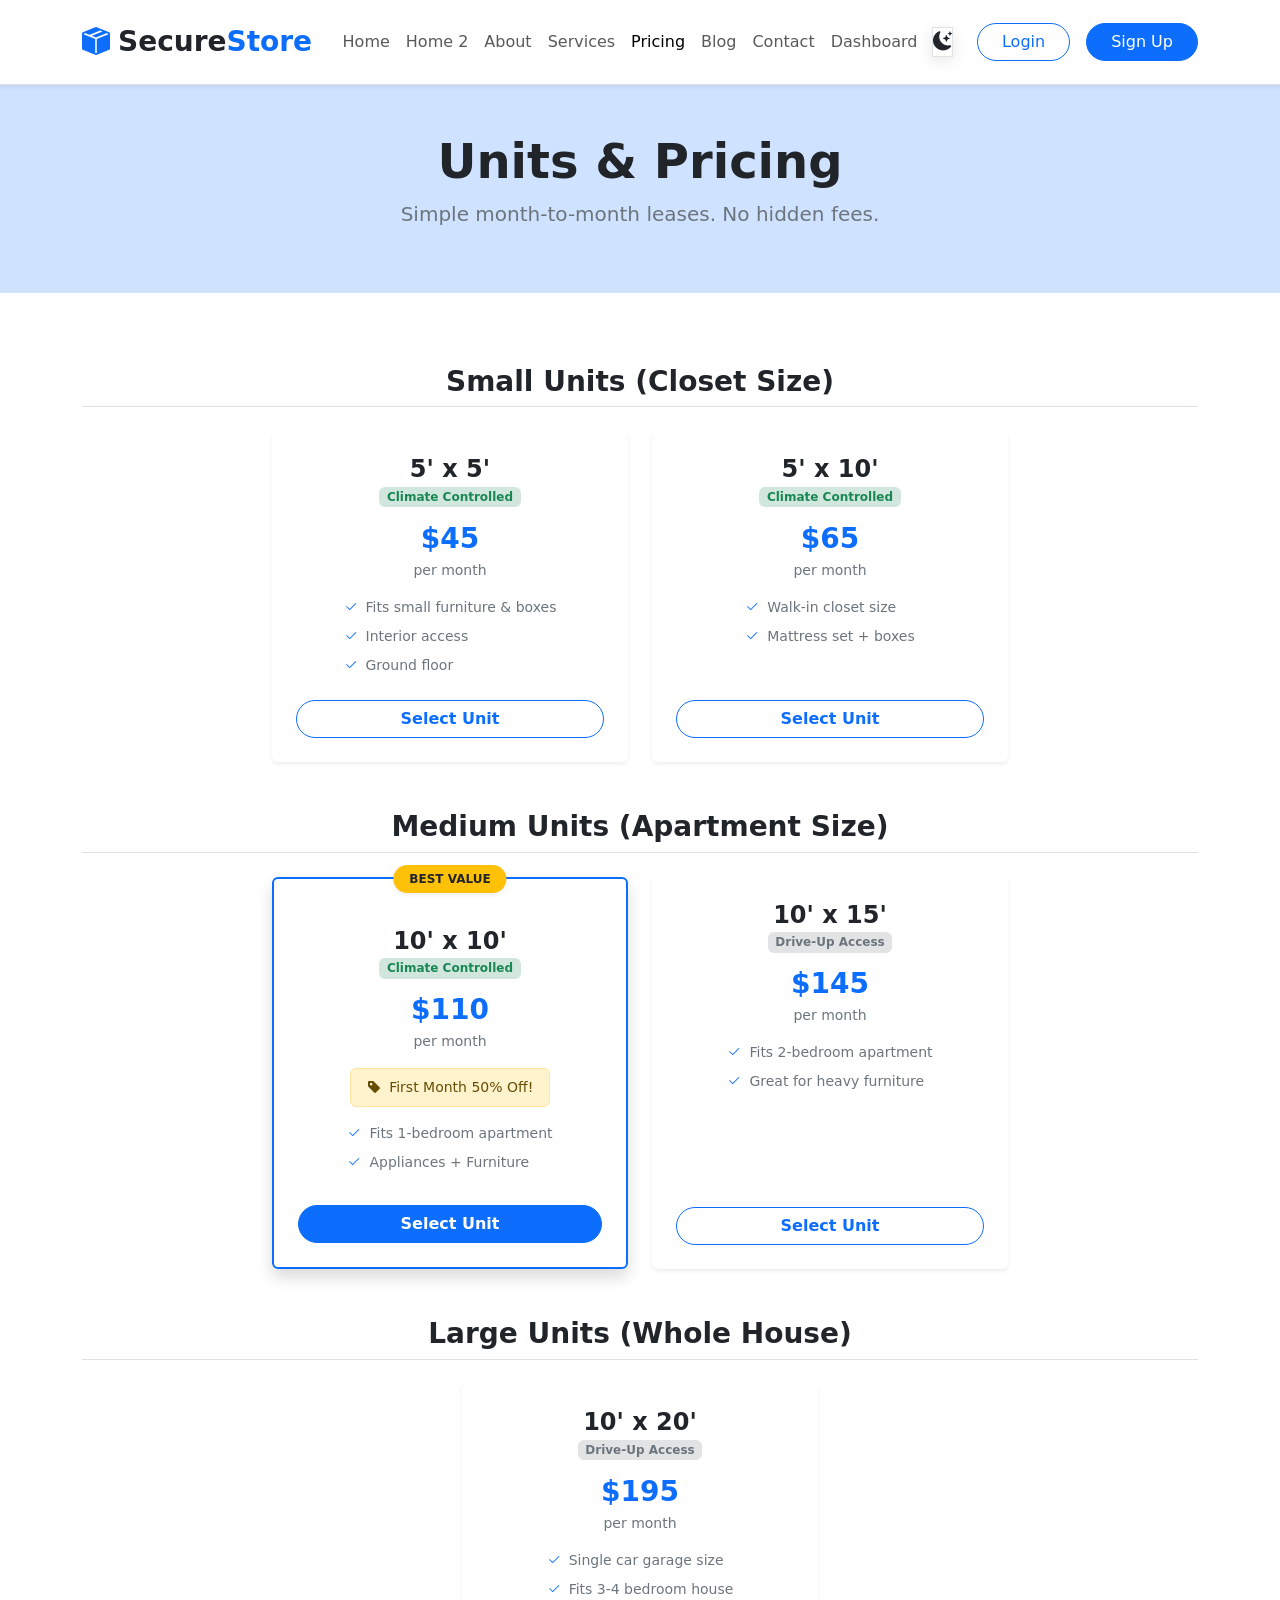
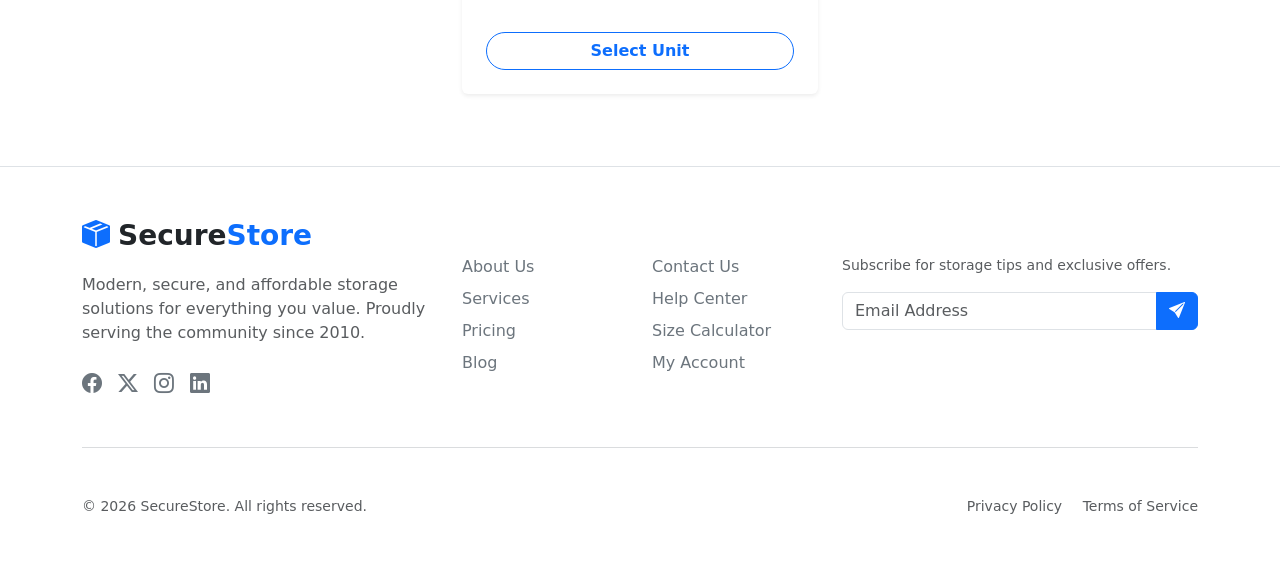
<file: pricing.html>
<!DOCTYPE html>
<html lang="en" data-bs-theme="light">

<head>
    <meta charset="UTF-8">
    <meta name="viewport" content="width=device-width, initial-scale=1.0">
    <title>Pricing & Availability - SecureStore</title>
    <link rel="icon" type="image/svg+xml" href="assets/images/favicon.svg">
    <link href="https://cdn.jsdelivr.net/npm/bootstrap@5.3.3/dist/css/bootstrap.min.css" rel="stylesheet">
    <link rel="stylesheet" href="https://cdn.jsdelivr.net/npm/bootstrap-icons@1.11.3/font/bootstrap-icons.min.css">
    <link rel="stylesheet" href="assets/css/style.css">
</head>

<body>

    <!-- Header -->
    <header class="sticky-top bg-body shadow-sm">
        <nav class="navbar navbar-expand-lg py-3">
            <div class="container">
                <a class="navbar-brand" href="index.html">
                    <i class="bi bi-box-seam-fill"></i>
                    <span>Secure<span class="text-primary">Store</span></span>
                </a>
                <button class="navbar-toggler" type="button" data-bs-toggle="offcanvas"
                    data-bs-target="#offcanvasNavbar">
                    <span class="navbar-toggler-icon"></span>
                </button>
                <div class="offcanvas offcanvas-end" id="offcanvasNavbar">
                    <div class="offcanvas-header bg-light">
                        <h5 class="offcanvas-title">Menu</h5>
                        <button type="button" class="btn-close" data-bs-dismiss="offcanvas"></button>
                    </div>
                    <div class="offcanvas-body">
                        <ul class="navbar-nav mx-auto mb-2 mb-lg-0 fw-medium">
                            <li class="nav-item"><a class="nav-link" href="index.html">Home</a></li>
                            <li class="nav-item"><a class="nav-link" href="home-2.html">Home 2</a></li>
                            <li class="nav-item"><a class="nav-link" href="about.html">About</a></li>
                            <li class="nav-item"><a class="nav-link" href="services.html">Services</a></li>
                            <li class="nav-item"><a class="nav-link active" href="pricing.html">Pricing</a></li>
                            <li class="nav-item"><a class="nav-link" href="blog.html">Blog</a></li>
                            <li class="nav-item"><a class="nav-link" href="contact.html">Contact</a></li>
                            <li class="nav-item"><a class="nav-link" href="dashboard.html">Dashboard</a></li>
                        </ul>
                        <div class="d-flex align-items-center gap-3 mt-3 mt-lg-0">
                            <div class="theme-toggle-btn text-body-secondary me-2" id="theme-toggle"><i
                                    class="bi bi-moon-stars-fill" id="theme-icon"></i></div>
                            <a href="login.html" class="btn btn-outline-primary px-4 rounded-pill">Login</a>
                            <a href="register.html" class="btn btn-primary px-4 rounded-pill">Sign Up</a>
                        </div>
                    </div>
                </div>
            </div>
        </nav>
    </header>

    <!-- Page Header -->
    <section class="bg-primary-subtle py-5">
        <div class="container text-center">
            <h1 class="fw-bold display-5">Units & Pricing</h1>
            <p class="lead text-secondary">Simple month-to-month leases. No hidden fees.</p>
        </div>
    </section>

    <!-- Pricing Table -->
    <section class="py-5 pricing-section">
        <div class="container py-4">

            <!-- Small Units -->
            <h3 class="fw-bold mb-4 border-bottom pb-2 text-center">Small Units (Closet Size)</h3>
            <div class="row g-4 mb-5 justify-content-center">
                <div class="col-lg-4 col-md-6">
                    <div class="card h-100 shadow-sm border-0 pricing-card">
                        <div class="card-body p-4">
                            <div class="d-flex justify-content-between align-items-start mb-3">
                                <div>
                                    <h4 class="fw-bold mb-0">5' x 5'</h4>
                                    <span class="badge bg-success-subtle text-success">Climate Controlled</span>
                                </div>
                                <div class="text-end">
                                    <div class="fs-3 fw-bold text-primary">$45</div>
                                    <div class="small text-secondary">per month</div>
                                </div>
                            </div>
                            <ul class="list-unstyled mb-4 small text-secondary">
                                <li class="mb-2"><i class="bi bi-check2 text-primary me-2"></i>Fits small furniture &
                                    boxes</li>
                                <li class="mb-2"><i class="bi bi-check2 text-primary me-2"></i>Interior access</li>
                                <li><i class="bi bi-check2 text-primary me-2"></i>Ground floor</li>
                            </ul>
                            <a href="login.html" class="btn btn-outline-primary w-100 rounded-pill fw-bold">Select
                                Unit</a>
                        </div>
                    </div>
                </div>
                <div class="col-lg-4 col-md-6">
                    <div class="card h-100 shadow-sm border-0 pricing-card">
                        <div class="card-body p-4">
                            <div class="d-flex justify-content-between align-items-start mb-3">
                                <div>
                                    <h4 class="fw-bold mb-0">5' x 10'</h4>
                                    <span class="badge bg-success-subtle text-success">Climate Controlled</span>
                                </div>
                                <div class="text-end">
                                    <div class="fs-3 fw-bold text-primary">$65</div>
                                    <div class="small text-secondary">per month</div>
                                </div>
                            </div>
                            <ul class="list-unstyled mb-4 small text-secondary">
                                <li class="mb-2"><i class="bi bi-check2 text-primary me-2"></i>Walk-in closet size</li>
                                <li class="mb-2"><i class="bi bi-check2 text-primary me-2"></i>Mattress set + boxes</li>
                            </ul>
                            <a href="login.html" class="btn btn-outline-primary w-100 rounded-pill fw-bold">Select
                                Unit</a>
                        </div>
                    </div>
                </div>
            </div>

            <!-- Medium Units -->
            <h3 class="fw-bold mb-4 border-bottom pb-2 text-center">Medium Units (Apartment Size)</h3>
            <div class="row g-4 mb-5 justify-content-center">
                <div class="col-lg-4 col-md-6">
                    <div class="card h-100 shadow border-primary border-2 position-relative pricing-card">
                        <div
                            class="position-absolute top-0 start-50 translate-middle badge bg-warning text-dark px-3 py-2 rounded-pill shadow-sm">
                            BEST VALUE</div>
                        <div class="card-body p-4 pt-5">
                            <div class="d-flex justify-content-between align-items-start mb-3">
                                <div>
                                    <h4 class="fw-bold mb-0">10' x 10'</h4>
                                    <span class="badge bg-success-subtle text-success">Climate Controlled</span>
                                </div>
                                <div class="text-end">
                                    <div class="fs-3 fw-bold text-primary">$110</div>
                                    <div class="small text-secondary">per month</div>
                                </div>
                            </div>
                            <div class="alert alert-warning small py-2 mb-3"><i class="bi bi-tag-fill me-1"></i> First
                                Month 50% Off!</div>
                            <ul class="list-unstyled mb-4 small text-secondary">
                                <li class="mb-2"><i class="bi bi-check2 text-primary me-2"></i>Fits 1-bedroom apartment
                                </li>
                                <li class="mb-2"><i class="bi bi-check2 text-primary me-2"></i>Appliances + Furniture
                                </li>
                            </ul>
                            <a href="login.html" class="btn btn-primary w-100 rounded-pill fw-bold">Select Unit</a>
                        </div>
                    </div>
                </div>
                <div class="col-lg-4 col-md-6">
                    <div class="card h-100 shadow-sm border-0 pricing-card">
                        <div class="card-body p-4">
                            <div class="d-flex justify-content-between align-items-start mb-3">
                                <div>
                                    <h4 class="fw-bold mb-0">10' x 15'</h4>
                                    <span class="badge bg-secondary-subtle text-secondary">Drive-Up Access</span>
                                </div>
                                <div class="text-end">
                                    <div class="fs-3 fw-bold text-primary">$145</div>
                                    <div class="small text-secondary">per month</div>
                                </div>
                            </div>
                            <ul class="list-unstyled mb-4 small text-secondary">
                                <li class="mb-2"><i class="bi bi-check2 text-primary me-2"></i>Fits 2-bedroom apartment
                                </li>
                                <li class="mb-2"><i class="bi bi-check2 text-primary me-2"></i>Great for heavy furniture
                                </li>
                            </ul>
                            <a href="login.html" class="btn btn-outline-primary w-100 rounded-pill fw-bold">Select
                                Unit</a>
                        </div>
                    </div>
                </div>
            </div>

            <!-- Large Units -->
            <h3 class="fw-bold mb-4 border-bottom pb-2 text-center">Large Units (Whole House)</h3>
            <div class="row g-4 justify-content-center">
                <div class="col-lg-4 col-md-6">
                    <div class="card h-100 shadow-sm border-0 pricing-card">
                        <div class="card-body p-4">
                            <div class="d-flex justify-content-between align-items-start mb-3">
                                <div>
                                    <h4 class="fw-bold mb-0">10' x 20'</h4>
                                    <span class="badge bg-secondary-subtle text-secondary">Drive-Up Access</span>
                                </div>
                                <div class="text-end">
                                    <div class="fs-3 fw-bold text-primary">$195</div>
                                    <div class="small text-secondary">per month</div>
                                </div>
                            </div>
                            <ul class="list-unstyled mb-4 small text-secondary">
                                <li class="mb-2"><i class="bi bi-check2 text-primary me-2"></i>Single car garage size
                                </li>
                                <li class="mb-2"><i class="bi bi-check2 text-primary me-2"></i>Fits 3-4 bedroom house
                                </li>
                            </ul>
                            <a href="login.html" class="btn btn-outline-primary w-100 rounded-pill fw-bold">Select
                                Unit</a>
                        </div>
                    </div>
                </div>
            </div>

        </div>
    </section>

    <!-- Footer -->
    <footer class="py-5 bg-dark text-white">
        <div class="container">
            <div class="row g-4">
                <div class="col-lg-4 mb-4 mb-lg-0">
                    <a class="footer-brand mb-3" href="index.html">
                        <i class="bi bi-box-seam-fill"></i>
                        <span>Secure<span class="text-primary">Store</span></span>
                    </a>
                    <p class="text-muted">Modern, secure, and affordable storage solutions for everything you value.
                        Proudly serving the community since 2010.</p>
                    <div class="d-flex gap-3 mt-4">
                        <a href="#" class="fs-5"><i class="bi bi-facebook"></i></a>
                        <a href="#" class="fs-5"><i class="bi bi-twitter-x"></i></a>
                        <a href="#" class="fs-5"><i class="bi bi-instagram"></i></a>
                        <a href="#" class="fs-5"><i class="bi bi-linkedin"></i></a>
                    </div>
                </div>
                <div class="col-6 col-lg-2">
                    <h5 class="fw-bold mb-3 text-white">Company</h5>
                    <ul class="list-unstyled d-flex flex-column gap-2">
                        <li><a href="about.html">About Us</a></li>
                        <li><a href="services.html">Services</a></li>
                        <li><a href="pricing.html">Pricing</a></li>
                        <li><a href="blog.html">Blog</a></li>
                    </ul>
                </div>
                <div class="col-6 col-lg-2">
                    <h5 class="fw-bold mb-3 text-white">Support</h5>
                    <ul class="list-unstyled d-flex flex-column gap-2">
                        <li><a href="contact.html">Contact Us</a></li>
                        <li><a href="#">Help Center</a></li>
                        <li><a href="#">Size Calculator</a></li>
                        <li><a href="login.html">My Account</a></li>
                    </ul>
                </div>
                <div class="col-lg-4">
                    <h5 class="fw-bold mb-3 text-white">Newsletter</h5>
                    <p class="text-muted small">Subscribe for storage tips and exclusive offers.</p>
                    <div class="input-group mb-3">
                        <input type="text" class="form-control" placeholder="Email Address" aria-label="Email Address">
                        <button class="btn btn-primary" type="button"><i class="bi bi-send-fill"></i></button>
                    </div>
                </div>
            </div>
            <hr class="border-secondary my-5">
            <div class="row align-items-center">
                <div class="col-md-6 text-center text-md-start text-muted small">
                    &copy; 2026 SecureStore. All rights reserved.
                </div>
                <div class="col-md-6 text-center text-md-end text-muted small">
                    <a href="#" class="text-muted me-3">Privacy Policy</a>
                    <a href="#" class="text-muted">Terms of Service</a>
                </div>
            </div>
        </div>
    </footer>

    <script src="https://cdn.jsdelivr.net/npm/bootstrap@5.3.3/dist/js/bootstrap.bundle.min.js"></script>
    <script src="assets/js/main.js"></script>

    <!-- Back to Top Button -->
    <button id="back-to-top" class="back-to-top" title="Back to Top" aria-label="Back to Top">
        <i class="bi bi-arrow-up"></i>
    </button>
</body>

</html>
</file>
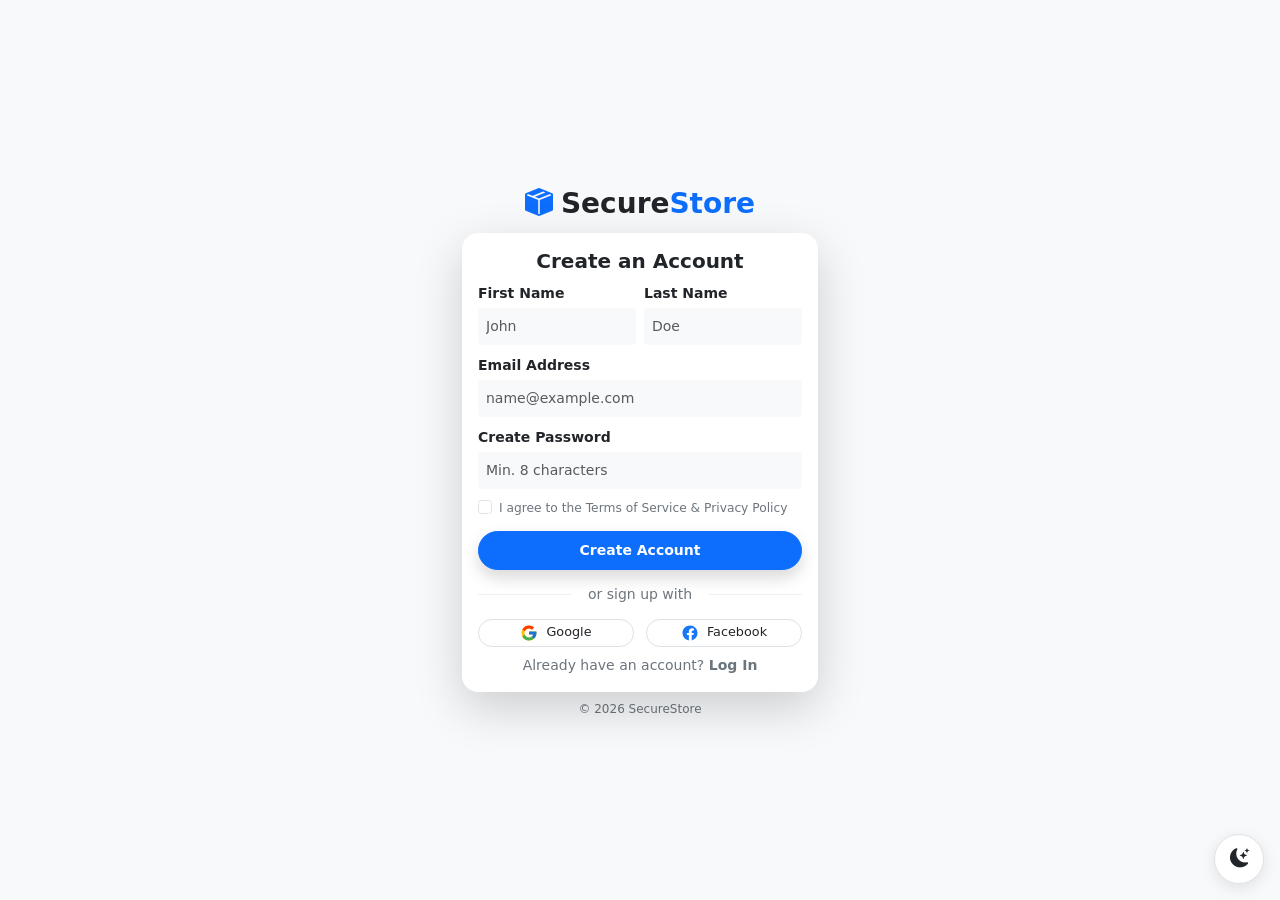
<file: register.html>
<!DOCTYPE html>
<html lang="en" data-bs-theme="light">

<head>
    <meta charset="UTF-8">
    <meta name="viewport" content="width=device-width, initial-scale=1.0">
    <title>Sign Up - SecureStore</title>
    <link rel="icon" type="image/svg+xml" href="assets/images/favicon.svg">
    <link href="https://cdn.jsdelivr.net/npm/bootstrap@5.3.3/dist/css/bootstrap.min.css" rel="stylesheet">
    <link rel="stylesheet" href="https://cdn.jsdelivr.net/npm/bootstrap-icons@1.11.3/font/bootstrap-icons.min.css">
    <link rel="stylesheet" href="assets/css/style.css">
</head>

<body class="bg-light">

    <div class="container d-flex flex-column min-vh-100 justify-content-center py-3">
        <div class="row justify-content-center">
            <div class="col-md-5 col-lg-4">

                <!-- Logo -->
                <div class="text-center mb-2">
                    <a class="brand-logo justify-content-center" href="index.html">
                        <i class="bi bi-box-seam-fill"></i>
                        <span>Secure<span class="text-primary">Store</span></span>
                    </a>
                </div>

                <!-- Register Card -->
                <div class="card border-0 shadow-lg rounded-4">
                    <div class="card-body p-3">
                        <h5 class="fw-bold mb-2 text-center">Create an Account</h5>

                        <form action="dashboard.html">
                            <div class="row g-2">
                                <div class="col-md-6">
                                    <label class="form-label small fw-bold mb-1">First Name</label>
                                    <input type="text" class="form-control form-control-sm bg-light border-0 py-2"
                                        placeholder="John" required>
                                </div>
                                <div class="col-md-6">
                                    <label class="form-label small fw-bold mb-1">Last Name</label>
                                    <input type="text" class="form-control form-control-sm bg-light border-0 py-2"
                                        placeholder="Doe" required>
                                </div>
                                <div class="col-12">
                                    <label class="form-label small fw-bold mb-1">Email Address</label>
                                    <input type="email" class="form-control form-control-sm bg-light border-0 py-2"
                                        placeholder="name@example.com" required>
                                </div>
                                <div class="col-12">
                                    <label class="form-label small fw-bold mb-1">Create Password</label>
                                    <input type="password" class="form-control form-control-sm bg-light border-0 py-2"
                                        placeholder="Min. 8 characters" required>
                                </div>
                                <div class="col-12">
                                    <div class="form-check small text-secondary">
                                        <input class="form-check-input" type="checkbox" id="terms" required>
                                        <label class="form-check-label small" for="terms">
                                            I agree to the <a href="#">Terms of Service</a> & <a href="#">Privacy
                                                Policy</a>
                                        </label>
                                    </div>
                                </div>
                                <div class="col-12 mt-2">
                                    <button type="submit"
                                        class="btn btn-primary btn-sm w-100 py-2 rounded-pill fw-bold shadow">Create
                                        Account</button>
                                </div>
                            </div>

                            <!-- Divider -->
                            <div class="divider-text my-2">
                                <hr>
                                <span class="small">or sign up with</span>
                                <hr>
                            </div>

                            <!-- Social Login Buttons -->
                            <div class="social-login-buttons mb-2">
                                <!-- Google -->
                                <button type="button" class="social-login-btn py-1" style="font-size: 0.8rem;">
                                    <svg xmlns="http://www.w3.org/2000/svg" width="16" height="16" viewBox="0 0 48 48">
                                        <path fill="#FFC107"
                                            d="M43.611,20.083H42V20H24v8h11.303c-1.649,4.657-6.08,8-11.303,8c-6.627,0-12-5.373-12-12c0-6.627,5.373-12,12-12c3.059,0,5.842,1.154,7.961,3.039l5.657-5.657C34.046,6.053,29.268,4,24,4C12.955,4,4,12.955,4,24c0,11.045,8.955,20,20,20c11.045,0,20-8.955,20-20C44,22.659,43.862,21.35,43.611,20.083z" />
                                        <path fill="#FF3D00"
                                            d="M6.306,14.691l6.571,4.819C14.655,15.108,18.961,12,24,12c3.059,0,5.842,1.154,7.961,3.039l5.657-5.657C34.046,6.053,29.268,4,24,4C16.318,4,9.656,8.337,6.306,14.691z" />
                                        <path fill="#4CAF50"
                                            d="M24,44c5.166,0,9.86-1.977,13.409-5.192l-6.19-5.238C29.211,35.091,26.715,36,24,36c-5.202,0-9.619-3.317-11.283-7.946l-6.522,5.025C9.505,39.556,16.227,44,24,44z" />
                                        <path fill="#1976D2"
                                            d="M43.611,20.083H42V20H24v8h11.303c-0.792,2.237-2.231,4.166-4.087,5.571c0.001-0.001,0.002-0.001,0.003-0.002l6.19,5.238C36.971,39.205,44,34,44,24C44,22.659,43.862,21.35,43.611,20.083z" />
                                    </svg>
                                    <span>Google</span>
                                </button>

                                <!-- Facebook -->
                                <button type="button" class="social-login-btn py-1" style="font-size: 0.8rem;">
                                    <svg xmlns="http://www.w3.org/2000/svg" width="16" height="16" viewBox="0 0 48 48">
                                        <path fill="#1877F2"
                                            d="M24 4C12.954 4 4 12.954 4 24c0 9.983 7.314 18.257 16.875 19.757V29.625h-5.078V24h5.078v-4.297c0-5.016 2.988-7.781 7.555-7.781 2.188 0 4.477.39 4.477.39v4.922h-2.523c-2.484 0-3.259 1.543-3.259 3.125V24h5.547l-.887 5.625h-4.66v14.132C36.686 42.257 44 33.983 44 24c0-11.046-8.954-20-20-20z" />
                                        <path fill="#fff"
                                            d="M33.113 29.625l.887-5.625h-5.547v-3.641c0-1.582.775-3.125 3.259-3.125h2.523v-4.922s-2.289-.39-4.477-.39c-4.567 0-7.555 2.765-7.555 7.781V24h-5.078v5.625h5.078v14.132c1.02.16 2.062.243 3.125.243s2.105-.083 3.125-.243V29.625h4.66z" />
                                    </svg>
                                    <span>Facebook</span>
                                </button>
                            </div>

                            <div class="text-center small text-secondary">
                                Already have an account? <a href="login.html" class="fw-bold text-decoration-none">Log
                                    In</a>
                            </div>
                        </form>
                    </div>
                </div>

                <!-- Footer Links -->
                <div class="text-center mt-2 small text-secondary" style="font-size: 0.75rem;">
                    &copy; 2026 SecureStore
                </div>
            </div>
        </div>
    </div>

    <!-- Theme Toggle -->
    <div class="position-fixed bottom-0 end-0 p-3">
        <div class="theme-toggle-btn rounded-circle shadow p-3 d-flex align-items-center justify-content-center"
            id="theme-toggle" style="width: 50px; height: 50px; cursor: pointer;">
            <i class="bi bi-moon-stars-fill" id="theme-icon"></i>
        </div>
    </div>

    <script src="assets/js/main.js"></script>

    <!-- Back to Top Button -->
    <button id="back-to-top" class="back-to-top" title="Back to Top" aria-label="Back to Top">
        <i class="bi bi-arrow-up"></i>
    </button>
</body>

</html>
</file>
<file: assets/css/style.css>
:root {
    /* Core Palette */
    --primary-color: #0d6efd;
    /* Royal Blue - Trust */
    --primary-dark: #0a58ca;
    --secondary-color: #ffc107;
    /* Amber - CTA/Visibility */
    --secondary-dark: #e0a800;
    --tertiary-color: #212529;
    /* Dark Slate - Text/Contrast */

    /* Backgrounds & Text */
    --body-bg: #ffffff;
    --body-text: #212529;
    --light-bg: #f8f9fa;
    --card-bg: #ffffff;
    --border-color: #dee2e6;

    /* Theme-aware text colors */
    --text-muted: #6c757d;
    --heading-color: #212529;
    --hero-bg: #f8f9fa;

    /* Header & Footer Variables (Synchronized for Consistency) */
    --header-footer-bg: #ffffff;
    --header-footer-text: #212529;
    --header-footer-border: #dee2e6;
}

[data-bs-theme="dark"] {
    --body-bg: #212529;
    --body-text: #f8f9fa;
    --light-bg: #343a40;
    --card-bg: #2c3035;
    --border-color: #495057;
    --tertiary-color: #f8f9fa;
    /* Invert tertiary for text in dark mode */

    /* Theme-aware text colors for dark mode */
    --text-muted: #adb5bd;
    --heading-color: #f8f9fa;
    --hero-bg: #2c3035;

    /* Header & Footer Variables (Dark Mode) */
    --header-footer-bg: #1a1d20;
    --header-footer-text: #f8f9fa;
    --header-footer-border: #343a40;
}

body {
    background-color: var(--body-bg);
    color: var(--body-text);
    font-family: 'Inter', system-ui, -apple-system, sans-serif;
    transition: background-color 0.3s, color 0.3s;
}

/* ============================================
   THEME-AWARE SECTION BACKGROUNDS
   ============================================ */

/* Override Bootstrap's bg-light and bg-dark to be theme-aware, 
   but only for non-hero sections to preserve fixed dark-hero designs */
.bg-light {
    background-color: var(--light-bg) !important;
    color: var(--body-text) !important;
}

.bg-dark:not(.hero) {
    background-color: var(--header-footer-bg) !important;
    color: var(--header-footer-text) !important;
}

[data-bs-theme="dark"] .bg-dark {
    background-color: var(--body-bg) !important;
    color: var(--body-text) !important;
}

/* Hero section background */
.hero:not(.bg-dark):not(.bg-primary) {
    background-color: var(--hero-bg);
}

.hero h1,
.hero h2,
.hero h3,
.hero .display-1,
.hero .display-2,
.hero .display-3,
.hero .display-4,
.hero .display-5,
.hero .display-6 {
    color: var(--heading-color) !important;
}

/* ============================================
   TEXT COLOR FIXES FOR THEME CONSISTENCY
   ============================================ */

/* Fix text-secondary to have proper contrast in dark mode */
[data-bs-theme="dark"] .text-secondary {
    color: var(--text-muted) !important;
}

/* Ensure proper heading colors */
h1,
h2,
h3,
h4,
h5,
h6,
.h1,
.h2,
.h3,
.h4,
.h5,
.h6 {
    color: var(--heading-color);
}

/* Display heading classes - ensure visibility */
.display-1,
.display-2,
.display-3,
.display-4,
.display-5,
.display-6 {
    color: var(--heading-color) !important;
}

/* Ensure headings in intentional dark sections (like text-white containers) remain light */
.bg-dark.text-white h1,
.bg-dark.text-white h2,
.bg-dark.text-white h3,
.bg-dark.text-white h4,
.bg-dark.text-white h5,
.bg-dark.text-white h6,
.bg-dark.text-white .display-1,
.bg-dark.text-white .display-2,
.bg-dark.text-white .display-3,
.bg-dark.text-white .display-4,
.bg-dark.text-white .display-5,
.bg-dark.text-white .display-6,
.text-white h1,
.text-white h2,
.text-white h3,
.text-white h4,
.text-white h5,
.text-white h6,
.text-white .display-1,
.text-white .display-2,
.text-white .display-3,
.text-white .display-4,
.text-white .display-5,
.text-white .display-6 {
    color: #ffffff !important;
}

/* Allow text-warning and other colored utilities to work inside dark sections */
.bg-dark.text-white .text-warning,
.text-white .text-warning {
    color: var(--secondary-color) !important;
}

/* Fix lead text visibility in both modes */
.lead {
    color: var(--text-muted) !important;
}

[data-bs-theme="dark"] .lead {
    color: #ced4da !important;
}

/* Fix text-secondary visibility */
.text-secondary {
    color: #6c757d !important;
}

[data-bs-theme="dark"] .text-secondary {
    color: #adb5bd !important;
}

/* Ensure hero section text visibility */
.hero {
    position: relative;
}

/* Ensure hero section text matches container intent */
.hero.text-white h1,
.hero.text-white h2,
.hero.text-white h3,
.hero.text-white h4,
.hero.text-white h5,
.hero.text-white h6,
.hero.text-white .display-1,
.hero.text-white .display-2,
.hero.text-white .display-3,
.hero.text-white .display-4,
.hero.text-white .display-5,
.hero.text-white .display-6 {
    color: #ffffff !important;
}

/* Fix contrast for lead text in white-text/dark sections */
.text-white .lead,
.text-white p.lead,
.hero.text-white .lead,
.hero.text-white p.lead,
.hero.bg-dark .lead,
.hero.bg-dark p.lead {
    color: #ffffff !important;
    opacity: 0.9;
}

/* Ensure buttons in dark hero sections have proper contrast */
.hero.text-white .btn-outline-light,
.hero.bg-dark .btn-outline-light {
    color: #ffffff !important;
    border-color: rgba(255, 255, 255, 0.5) !important;
}

.hero.text-white .btn-outline-light:hover,
.hero.bg-dark .btn-outline-light:hover {
    background-color: #ffffff !important;
    color: #0d6efd !important;
}

[data-bs-theme="dark"] .hero .lead,
[data-bs-theme="dark"] .hero p.lead {
    color: #ced4da !important;
}


/* Hero badge visibility */
.hero .badge {
    color: #000 !important;
}

/* Hero feature list text */
.hero .text-secondary {
    color: var(--text-muted) !important;
}

[data-bs-theme="dark"] .hero .text-secondary {
    color: #adb5bd !important;
}

/* Fix card text in both modes */
.card {
    color: var(--body-text);
}

.card h1,
.card h2,
.card h3,
.card h4,
.card h5,
.card h6,
.card .card-title {
    color: var(--heading-color) !important;
}

.card .text-secondary,
.card .card-text.text-secondary {
    color: var(--text-muted) !important;
}

/* Card in dark mode */
[data-bs-theme="dark"] .card h1,
[data-bs-theme="dark"] .card h2,
[data-bs-theme="dark"] .card h3,
[data-bs-theme="dark"] .card h4,
[data-bs-theme="dark"] .card h5,
[data-bs-theme="dark"] .card h6,
[data-bs-theme="dark"] .card .card-title,
[data-bs-theme="dark"] .card .card-title a {
    color: var(--heading-color) !important;
}

/* Ensure links in cards are theme-aware and have hover states */
.card .card-body a:not(.btn) {
    color: inherit;
    text-decoration: none;
    transition: color 0.2s ease;
}

.card .card-title a {
    color: var(--heading-color) !important;
}

.card .card-body a:not(.btn):hover {
    color: var(--primary-color) !important;
}

/* Card with bg-light class */
.card.bg-light {
    background-color: var(--light-bg) !important;
}

.card.bg-light h1,
.card.bg-light h2,
.card.bg-light h3,
.card.bg-light h4,
.card.bg-light h5,
.card.bg-light h6 {
    color: var(--heading-color) !important;
}

/* ============================================
   FORM INPUT VISIBILITY FIXES
   ============================================ */

/* Form controls with bg-light in dark mode */
[data-bs-theme="dark"] .form-control.bg-light,
[data-bs-theme="dark"] .form-select.bg-light {
    background-color: var(--light-bg) !important;
    color: var(--body-text) !important;
    border-color: var(--border-color) !important;
}

[data-bs-theme="dark"] .form-control.bg-light::placeholder,
[data-bs-theme="dark"] .form-select.bg-light::placeholder {
    color: var(--text-muted) !important;
}

/* ============================================
   BUTTON VISIBILITY FIXES
   ============================================ */

/* Outline buttons in dark mode */
[data-bs-theme="dark"] .btn-outline-dark {
    color: #f8f9fa;
    border-color: #f8f9fa;
}

[data-bs-theme="dark"] .btn-outline-dark:hover {
    background-color: #f8f9fa;
    color: #212529;
}

/* ============================================
   BADGE AND PILL FIXES
   ============================================ */

/* Ensure badges are visible */
[data-bs-theme="dark"] .badge.bg-secondary {
    background-color: var(--secondary-color) !important;
    color: #000 !important;
}

/* ============================================
   ACCORDION FIXES FOR DARK MODE
   ============================================ */

[data-bs-theme="dark"] .accordion-item {
    background-color: var(--card-bg);
    border-color: var(--border-color);
}

[data-bs-theme="dark"] .accordion-button {
    background-color: var(--card-bg);
    color: var(--body-text);
}

[data-bs-theme="dark"] .accordion-button:not(.collapsed) {
    background-color: var(--light-bg);
    color: var(--body-text);
}

[data-bs-theme="dark"] .accordion-body {
    background-color: var(--card-bg);
    color: var(--body-text);
}

/* ============================================
   OFFCANVAS MENU FIXES
   ============================================ */

[data-bs-theme="dark"] .offcanvas-header.bg-light {
    background-color: var(--light-bg) !important;
}

[data-bs-theme="dark"] .offcanvas-header .offcanvas-title {
    color: var(--heading-color);
}

/* ============================================
   SECTION CONTENT VISIBILITY
   ============================================ */

/* Sections with py-5 and similar - ensure text visibility */
section {
    color: var(--body-text);
}

section h1,
section h2,
section h3,
section h4,
section h5,
section h6 {
    color: var(--heading-color);
}

/* Page sections with bg-light */
section.bg-light h1,
section.bg-light h2,
section.bg-light h3,
section.bg-light h4,
section.bg-light h5,
section.bg-light h6 {
    color: var(--heading-color) !important;
}

section.bg-light .text-secondary {
    color: var(--text-muted) !important;
}

/* Content divs with bg-light */
div.bg-light {
    color: var(--body-text);
}

div.bg-light h1,
div.bg-light h2,
div.bg-light h3,
div.bg-light h4,
div.bg-light h5,
div.bg-light h6 {
    color: var(--heading-color) !important;
}

/* ============================================
   BODY BG-LIGHT FIX (Login/Register/404)
   ============================================ */

body.bg-light {
    background-color: var(--light-bg) !important;
    color: var(--body-text) !important;
}

[data-bs-theme="dark"] body.bg-light {
    background-color: var(--light-bg) !important;
}

/* Login/Register card styling */
body.bg-light .card {
    background-color: var(--card-bg) !important;
    color: var(--body-text) !important;
}

body.bg-light .card h1,
body.bg-light .card h2,
body.bg-light .card h3,
body.bg-light .card h4,
body.bg-light .card h5,
body.bg-light .card h6 {
    color: var(--heading-color) !important;
}

/* ============================================
   PRICING PAGE FIXES
   ============================================ */

/* Pricing cards */
.unit-card .text-secondary,
.pricing-card .text-secondary {
    color: var(--text-muted) !important;
}

/* ============================================
   SOCIAL LOGIN BUTTONS
   ============================================ */

/* Social login container */
.social-login-buttons {
    display: flex;
    gap: 0.75rem;
}

/* Social login button base styles */
.social-login-btn {
    flex: 1;
    display: flex;
    align-items: center;
    justify-content: center;
    gap: 0.5rem;
    padding: 0.625rem 1rem;
    border: 1px solid var(--border-color);
    border-radius: 50rem;
    background-color: transparent;
    color: var(--body-text);
    font-size: 0.875rem;
    font-weight: 500;
    text-decoration: none;
    transition: all 0.2s ease;
    cursor: pointer;
}

.social-login-btn:hover {
    background-color: var(--light-bg);
    border-color: var(--primary-color);
    transform: translateY(-2px);
}

.social-login-btn:focus {
    outline: none;
    box-shadow: 0 0 0 3px rgba(13, 110, 253, 0.25);
}

/* Social button icon */
.social-login-btn svg {
    width: 18px;
    height: 18px;
    flex-shrink: 0;
    display: block;
}

/* Social button text */
.social-login-btn span {
    line-height: 1;
}

/* Dark mode adjustments */
[data-bs-theme="dark"] .social-login-btn {
    border-color: var(--border-color);
    color: var(--body-text);
}

[data-bs-theme="dark"] .social-login-btn:hover {
    background-color: var(--light-bg);
    border-color: var(--primary-color);
}

/* Fallback for btn-outline-secondary used in social buttons */
.btn-outline-secondary.social-btn {
    display: inline-flex;
    align-items: center;
    justify-content: center;
    gap: 0.5rem;
    min-height: 42px;
}

.btn-outline-secondary.social-btn svg {
    width: 18px;
    height: 18px;
    flex-shrink: 0;
}

/* Login page divider */
.divider-text {
    display: flex;
    align-items: center;
}

.divider-text hr {
    flex: 1;
    border-color: var(--border-color);
    opacity: 0.5;
}

.divider-text span {
    padding: 0 1rem;
    color: var(--text-muted);
    font-size: 0.875rem;
}

.card hr {
    border-color: var(--border-color);
    opacity: 0.5;
}

/* Custom Buttons */
.btn-primary {
    background-color: var(--primary-color);
    border-color: var(--primary-color);
}

.btn-primary:hover {
    background-color: var(--primary-dark);
    border-color: var(--primary-dark);
}

.btn-secondary {
    background-color: var(--secondary-color);
    border-color: var(--secondary-color);
    color: #000;
    /* Contrast on yellow */
}

.btn-secondary:hover {
    background-color: var(--secondary-dark);
    border-color: var(--secondary-dark);
    color: #000;
}

/* Navbar Brand */
.navbar-brand {
    font-weight: 700;
    color: var(--heading-color) !important;
}

.navbar-brand span {
    color: inherit;
}

/* Cards */
.card {
    background-color: var(--card-bg);
    border-color: var(--border-color);
    transition: transform 0.2s;
}

.card:hover {
    transform: translateY(-5px);
}

/* Brand Logo & Name (Unified) */
.navbar-brand,
.footer-brand,
.brand-logo {
    font-weight: 800 !important;
    font-size: 1.75rem !important;
    /* Consistent fs-3 size */
    display: flex !important;
    align-items: center !important;
    gap: 0.5rem !important;
    text-decoration: none !important;
    color: var(--heading-color) !important;
}

.navbar-brand i,
.footer-brand i,
.brand-logo i {
    color: var(--primary-color) !important;
    font-size: 1.75rem !important;
}

.navbar-brand span,
.footer-brand span,
.brand-logo span {
    color: inherit !important;
}

.navbar-brand span .text-primary,
.footer-brand span .text-primary,
.brand-logo span .text-primary {
    color: var(--primary-color) !important;
}

/* Ensure 'Secure' part is readable in all themes */
[data-bs-theme="light"] .navbar-brand,
[data-bs-theme="light"] .footer-brand,
[data-bs-theme="light"] .brand-logo {
    color: #212529 !important;
}

[data-bs-theme="dark"] .navbar-brand,
[data-bs-theme="dark"] .footer-brand,
[data-bs-theme="dark"] .brand-logo {
    color: #ffffff !important;
}


/* Unit Cards */
.unit-card .price-tag {
    color: var(--primary-color);
    font-weight: 800;
    font-size: 1.5rem;
}

/* Sticky Theme Toggle */
.theme-toggle-btn {
    background-color: var(--card-bg) !important;
    color: var(--body-text) !important;
    border: 1px solid var(--border-color);
    cursor: pointer;
    font-size: 1.2rem;
    transition: all 0.3s ease;
    box-shadow: 0 4px 15px rgba(0, 0, 0, 0.1) !important;
}

.theme-toggle-btn:hover {
    background-color: var(--light-bg) !important;
    transform: scale(1.1);
}

[data-bs-theme="dark"] .theme-toggle-btn {
    background-color: #343a40 !important;
    border-color: #495057;
}

[data-bs-theme="dark"] .theme-toggle-btn i {
    color: var(--secondary-color);
}

/* Back to Top Button */
.back-to-top {
    position: fixed;
    bottom: 30px;
    right: 30px;
    width: 50px;
    height: 50px;
    background: linear-gradient(135deg, var(--primary-color), var(--primary-dark));
    color: #fff;
    border: none;
    border-radius: 50%;
    cursor: pointer;
    display: flex;
    align-items: center;
    justify-content: center;
    font-size: 1.4rem;
    box-shadow: 0 4px 15px rgba(13, 110, 253, 0.4);
    opacity: 0;
    visibility: hidden;
    transform: translateY(20px);
    transition: all 0.3s ease-in-out;
    z-index: 9999;
}

.back-to-top.visible {
    opacity: 1;
    visibility: visible;
    transform: translateY(0);
}

.back-to-top:hover {
    background: linear-gradient(135deg, var(--primary-dark), var(--primary-color));
    transform: translateY(-5px);
    box-shadow: 0 8px 25px rgba(13, 110, 253, 0.5);
}

.back-to-top:active {
    transform: translateY(-2px);
}

.back-to-top i {
    transition: transform 0.3s ease;
}

.back-to-top:hover i {
    transform: translateY(-3px);
}

/* ============================================
   UNIT CARD ALIGNMENT FIXES
   ============================================ */

/* Ensure consistent card heights and flexbox layout */
.unit-card {
    display: flex;
    flex-direction: column;
}

.unit-card .card-body {
    display: flex;
    flex-direction: column;
    align-items: center;
    flex: 1;
}

.unit-card .card-body hr,
.unit-card .card-body .btn {
    width: 100%;
}

/* Push the price and button to the bottom */
.unit-card .card-body .price-tag {
    margin-top: auto;
}

/* Center align bullet points */
.unit-card .card-body ul.list-unstyled {
    display: inline-block;
    text-align: left;
    margin-left: auto;
    margin-right: auto;
    padding-left: 0;
}

/* Ensure the list container is centered */
.unit-card .card-body ul.list-unstyled li {
    display: flex;
    align-items: flex-start;
    justify-content: flex-start;
}

/* Fix button alignment - ensure all buttons are at same position */
.unit-card .card-body>a.btn {
    margin-top: 0;
}

/* For cards with header (Most Popular), adjust flex container */
.unit-card .card-header+.card-body {
    flex: 1;
}

/* Responsive adjustments */
@media (max-width: 767.98px) {
    .unit-card .card-body ul.list-unstyled {
        width: 100%;
        max-width: 200px;
    }
}

@media (min-width: 768px) {
    .unit-card .card-body ul.list-unstyled {
        width: auto;
        min-width: 180px;
    }
}

/* ============================================
   FOOTER BRAND CONSISTENCY
   ============================================ */

/* Header & Footer Synchronization */
header,
footer {
    background-color: var(--header-footer-bg) !important;
    color: var(--header-footer-text) !important;
    transition: all 0.3s ease;
}

header {
    border-bottom: 1px solid var(--header-footer-border);
}

footer {
    border-top: 1px solid var(--header-footer-border);
}

/* Fix for existing Bootstrap classes in HTML */
header.bg-body,
footer.bg-dark {
    background-color: var(--header-footer-bg) !important;
    color: var(--header-footer-text) !important;
}

/* Footer Content Styling */
footer h5,
footer .h5 {
    color: var(--heading-color) !important;
}

footer a {
    color: var(--text-muted) !important;
    text-decoration: none;
    transition: color 0.2s;
}

footer a:hover {
    color: var(--primary-color) !important;
}

.footer-brand {
    display: flex;
    align-items: center;
    gap: 0.5rem;
    font-size: 1.75rem;
    font-weight: bold;
    text-decoration: none;
}

.footer-brand>i {
    color: var(--primary-color) !important;
}

/* ============================================
   PRICING PAGE CARD ALIGNMENT
   ============================================ */

/* Center align section headings */
.pricing-section h3 {
    text-align: center;
}

/* Pricing card container - ensure equal heights */
.pricing-card {
    display: flex;
    flex-direction: column;
    height: 100%;
}

/* Card body uses flex to push button to bottom */
.pricing-card .card-body {
    display: flex;
    flex-direction: column;
    flex: 1;
}

/* Push the button to the bottom */
.pricing-card .card-body>a.btn {
    margin-top: auto;
}

/* Ensure list takes available space but button stays at bottom */
.pricing-card .card-body ul {
    flex-grow: 1;
}

/* Responsive adjustments for all devices */
@media (max-width: 991.98px) {
    .pricing-section h3 {
        text-align: center;
    }
}

@media (max-width: 767.98px) {
    .pricing-section h3 {
        text-align: center;
        font-size: 1.5rem;
    }
}

/* ============================================
   BLOG PAGE STYLES
   ============================================ */

/* Blog card icon placeholders - better visual appearance */
.blog-card-icon {
    display: flex;
    align-items: center;
    justify-content: center;
    height: 200px;
}

.blog-card-icon i {
    font-size: 3rem;
    opacity: 0.8;
}

/* Newsletter section subscribe button - consistent normal size */
.newsletter-box .btn {
    padding: 0.5rem 2rem;
    font-size: 1rem;
    width: auto;
}

/* Ensure newsletter button doesn't stretch on all devices */
@media (max-width: 991.98px) {
    .newsletter-box .btn {
        padding: 0.5rem 1.5rem;
    }
}

@media (max-width: 767.98px) {
    .newsletter-box .btn {
        padding: 0.5rem 1.5rem;
        font-size: 0.95rem;
    }
}

/* Blog card image headers - ensure visibility in light mode */
.blog-card-header {
    height: 200px;
    display: flex !important;
    align-items: center !important;
    justify-content: center !important;
}

.blog-card-header.bg-organization {
    background: linear-gradient(135deg, #0d6efd 0%, #0b5ed7 100%) !important;
}

.blog-card-header.bg-climate {
    background: linear-gradient(135deg, #1e3a5f 0%, #2d5a87 100%) !important;
}

.blog-card-header.bg-guides {
    background: linear-gradient(135deg, #17a2b8 0%, #20c997 100%) !important;
}

.blog-card-header i {
    font-size: 3rem;
    color: #ffffff !important;
    opacity: 0.85;
}

/* Light mode specific - ensure backgrounds are visible */
[data-bs-theme="light"] .blog-card-header.bg-organization,
[data-bs-theme="light"] .blog-card-header.bg-climate,
[data-bs-theme="light"] .blog-card-header.bg-guides {
    background-color: inherit !important;
}

/* ============================================
   CONTACT FORM DARK MODE FIX
   ============================================ */

/* Contact form card - ensure visibility in dark mode */
[data-bs-theme="dark"] .contact-form-card {
    background-color: #1a1d21 !important;
}

[data-bs-theme="dark"] .contact-form-card h3,
[data-bs-theme="dark"] .contact-form-card .form-label {
    color: #ffffff !important;
}

[data-bs-theme="dark"] .contact-form-card .form-control,
[data-bs-theme="dark"] .contact-form-card .form-select {
    background-color: #2b3035 !important;
    color: #ffffff !important;
    border: 1px solid #3d4349 !important;
}

[data-bs-theme="dark"] .contact-form-card .form-control::placeholder,
[data-bs-theme="dark"] .contact-form-card .form-select option {
    color: #9ca3af !important;
}

/* ============================================
   HEADER & NAVIGATION FIXES
   ============================================ */

/* Prevent sticky header from covering content when jumping to sections */
html {
    scroll-padding-top: 100px;
}

section,
.section {
    scroll-margin-top: 100px;
}

/* Ensure content visibility on tablet/mobile if header issues occur */
@media (max-width: 991.98px) {

    /* Ensure body start has enough clearance if header behaves unexpectedly */
    section:first-of-type {
        position: relative;
        z-index: 1;
        scroll-margin-top: 120px;
        /* Extra safety for first section */
    }
}

/* Fix for Offcanvas content visibility */
.offcanvas {
    z-index: 1050;
    /* Ensure on top of sticky header if needed */
}

/* Contact Page Social Buttons */
.theme-aware-social {
    width: 42px;
    height: 42px;
    display: flex;
    align-items: center;
    justify-content: center;
    border-radius: 50%;
    transition: all 0.3s ease;
    border: 1px solid var(--primary-color);
}

.theme-aware-social:hover {
    background-color: var(--primary-color);
    color: #ffffff !important;
    transform: translateY(-3px);
    box-shadow: 0 4px 10px rgba(13, 110, 253, 0.2);
}

[data-bs-theme="dark"] .theme-aware-social {
    border-color: rgba(255, 255, 255, 0.2);
    color: #ffffff;
}

[data-bs-theme="dark"] .theme-aware-social:hover {
    background-color: var(--primary-color);
    border-color: var(--primary-color);
}

/* ============================================
   PRICING CARD CENTER ALIGNMENT (WEB VIEW)
   ============================================ */

@media (min-width: 992px) {
    .pricing-section .pricing-card {
        text-align: center;
    }

    .pricing-section .pricing-card .card-body {
        display: flex;
        flex-direction: column;
        align-items: center;
    }

    /* Stack header elements (Size and Price) vertically in center */
    .pricing-section .pricing-card .card-body .d-flex.justify-content-between {
        flex-direction: column !important;
        align-items: center !important;
        width: 100%;
        gap: 10px;
    }

    .pricing-section .pricing-card .text-end {
        text-align: center !important;
    }

    /* Center features list */
    .pricing-section .pricing-card ul.list-unstyled {
        text-align: left;
        /* Keep text left aligned but the container centered */
        display: inline-block;
        margin: 0 auto 1.5rem auto;
    }

    .pricing-section .pricing-card ul.list-unstyled li {
        display: flex;
        justify-content: flex-start;
        align-items: center;
    }

    /* Force the row to center items if Bootstrap class is ignored */
    .pricing-section .row.justify-content-center {
        justify-content: center !important;
    }
}

/* ============================================
   NAVBAR 1024PX ALIGNMENT FIX
   ============================================ */

/* Specifically target the tablet/small laptop range (1024px) 
   where the navbar is expanded but space is tight */
@media (min-width: 992px) and (max-width: 1199.98px) {
    .navbar-brand {
        font-size: 1.35rem !important;
    }

    .navbar-brand i {
        font-size: 1.35rem !important;
    }

    .navbar-nav .nav-link {
        padding-left: 0.5rem !important;
        padding-right: 0.5rem !important;
        font-size: 0.875rem !important;
    }

    /* Reduce gap between nav items if necessary */
    .navbar-nav {
        gap: 0 !important;
    }

    /* Reduce spacing in the action buttons container */
    .navbar .offcanvas-body .d-flex.gap-3 {
        gap: 0.5rem !important;
    }

    /* Shrink the buttons slightly to fit better */
    .navbar .btn.px-4 {
        padding-left: 0.75rem !important;
        padding-right: 0.75rem !important;
        font-size: 0.85rem !important;
    }

    .theme-toggle-btn {
        margin-right: 0.25rem !important;
    }
}

/* ============================================
   MOBILE HERO SECTION FIX (360px)
   ============================================ */

@media (max-width: 575.98px) {
    .hero .display-3 {
        font-size: 1.85rem !important;
        line-height: 1.25;
    }

    .hero .lead {
        font-size: 0.95rem !important;
        margin-bottom: 1.5rem !important;
    }

    /* Keep buttons side-by-side but make them smaller to fit 360px */
    .hero .d-flex.gap-3 {
        gap: 0.5rem !important;
        justify-content: center !important;
    }

    .hero .btn-lg {
        padding: 0.6rem 0.85rem !important;
        font-size: 0.8rem !important;
        width: auto !important;
        min-width: 0 !important;
        white-space: nowrap !important;
        letter-spacing: -0.2px;
    }
}
</file>
